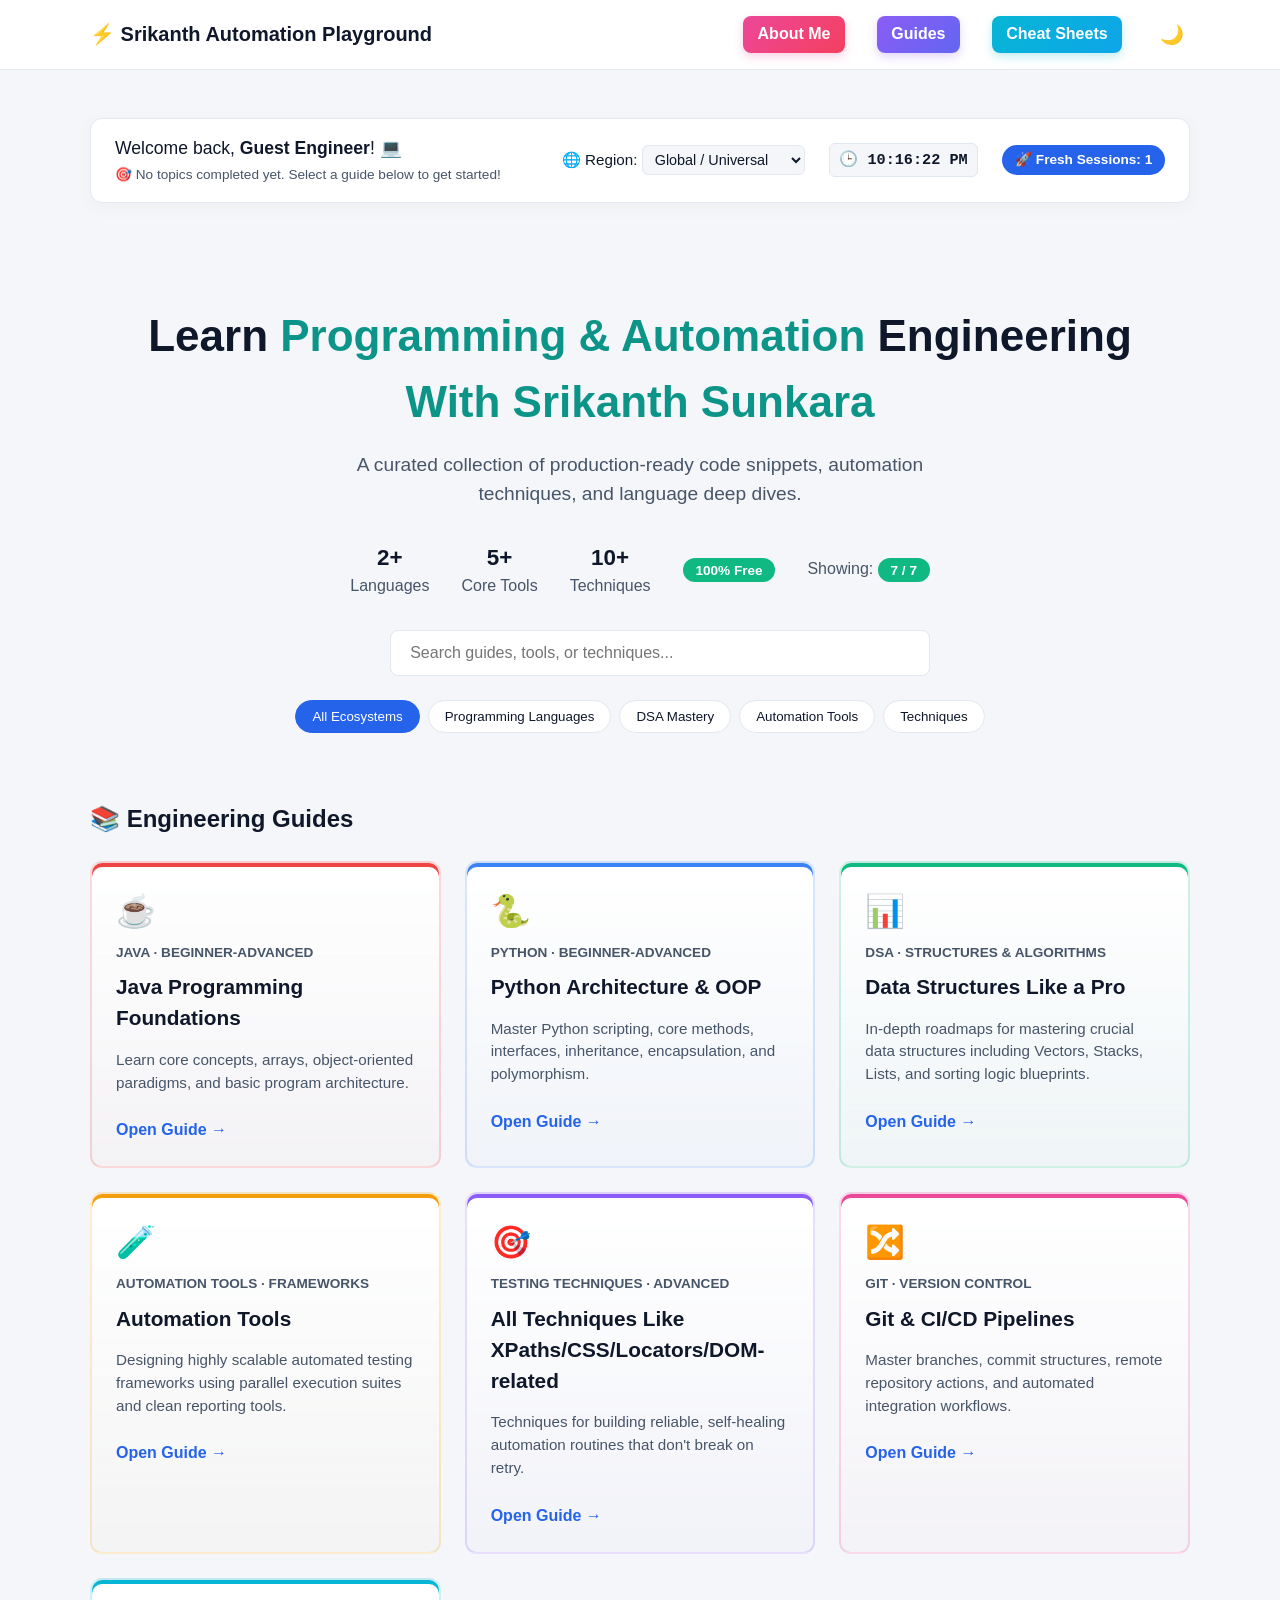
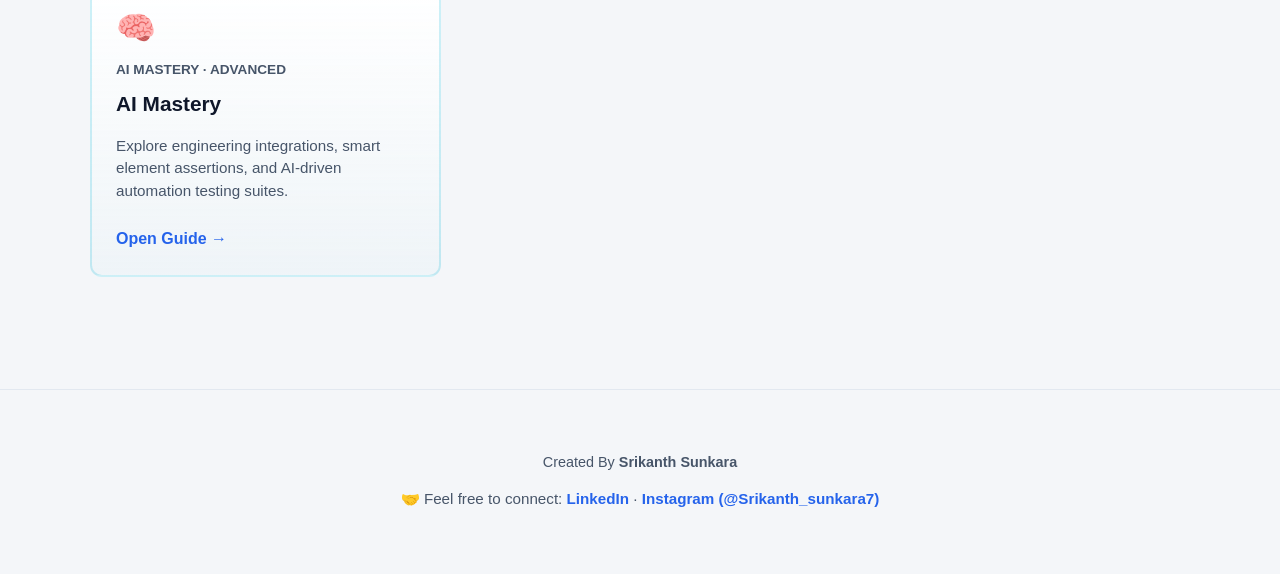
<file: index.html>
<!DOCTYPE html>
<html lang="en">
<head>
    <meta charset="UTF-8">
    <meta name="viewport" content="width=device-width, initial-scale=1.0">
    <title>Srikanth Learning Hub</title>
    <link rel="stylesheet" href="styles.css">
</head>
<body>

    <header>
        <nav class="nav-container">
            <a href="#" class="logo"><span>⚡</span> Srikanth Automation Playground</a>
            <div class="nav-links">
                <a href="#" id="about-me-trigger">About Me</a>
                <a href="#guides">Guides</a>
                <a href="#cheat-sheets">Cheat Sheets</a>
                <button id="theme-toggle" aria-label="Toggle Theme">🌙</button>
            </div>
        </nav>
    </header>

    <main class="container">

        <!-- Dynamic Session & User Customization Panel -->
        <section class="dynamic-widget">
            <div class="widget-user-profile" style="display: flex; align-items: center; gap: 1.25rem;">
                <!-- 👥 USER/READER PROFILE PICTURE SECTOR REMOVED -->
                <div>
                    <div id="welcome-message">Hello, Engineer! 👋</div>
                    <!-- 📘 PERSISTENT READER PROGRESS HISTORY TELEMETRY -->
                    <div id="reader-history-badge" style="font-size: 0.85rem; color: var(--text-muted); margin-top: 0.25rem;">
                        Checking your completion progress...
                    </div>
                </div>
            </div>

            <div class="widget-controls">
                <div class="control-item">
                    <label for="country-select">🌐 Region:</label>
                    <select id="country-select">
                        <option value="Global">Global / Universal</option>
                        <option value="India">🇮🇳 India</option>
                        <option value="United States">🇺🇸 United States</option>
                        <option value="United Kingdom">🇬🇧 United Kingdom</option>
                        <option value="Germany">🇩🇪 Germany</option>
                        <option value="Singapore">🇸🇬 Singapore</option>
                    </select>
                </div>
                <div class="control-item font-mono" id="live-clock">
                    🕒 00:00:00 AM
                </div>
                <div class="control-item session-pill">
                    🚀 Fresh Sessions: <span id="session-count">0</span>
                </div>
            </div>
        </section>

        <!-- Hero Section -->
        <section class="hero">
            <h1>Learn <em>Programming & Automation</em> Engineering <em>With Srikanth Sunkara</em></h1>
            <p>A curated collection of production-ready code snippets, automation techniques, and language deep dives.</p>

            <!-- Quick Repo Metrics Bar -->
            <div class="repo-metrics-bar">
                <div class="metric-item"><strong>2+</strong> <span>Languages</span></div>
                <div class="metric-item"><strong>5+</strong> <span>Core Tools</span></div>
                <div class="metric-item"><strong>10+</strong> <span>Techniques</span></div>
                <div class="metric-item active-pill"><span>100% Free</span></div>
            </div>

            <div class="search-wrapper" style="position: relative; max-width: 500px; margin: 0 auto 1.5rem;">
                <input type="text" id="search-bar" placeholder="Search guides, tools, or techniques..." style="width: 100%; margin-bottom: 0;">
                <button id="clear-search" style="position: absolute; right: 12px; top: 50%; transform: translateY(-50%); background: none; border: none; cursor: pointer; display: none; font-size: 1.1rem; color: var(--text-muted);">✕</button>
            </div>

            <div class="filter-buttons" style="flex-wrap: wrap; row-gap: 0.5rem;">
                <button class="filter-btn active" data-filter="all">All Ecosystems</button>
                <button class="filter-btn" data-filter="languages">Programming Languages</button>
                <button class="filter-btn" data-filter="dsa">DSA Mastery</button>
                <button class="filter-btn" data-filter="tools">Automation Tools</button>
                <button class="filter-btn" data-filter="techniques">Techniques</button>
            </div>
        </section>

        <!-- Guides Grid -->
        <section id="guides" class="grid-section">
            <h2>📚 Engineering Guides</h2>
            <div class="grid" id="guides-grid">

                <!-- Card 1: Java -->
                <div class="card" data-category="languages">
                    <div class="card-icon">☕</div>
                    <div class="card-meta"><span>Java</span> &middot; <span>Beginner-Advanced</span></div>
                    <h3>Java Programming Foundations</h3>
                    <p>Learn core concepts, arrays, object-oriented paradigms, and basic program architecture.</p>
                    <a href="./guides/java-dsa.html" class="card-link">Open Guide →</a>
                </div>

                <!-- Card 2: Python -->
                <div class="card" data-category="languages">
                    <div class="card-icon">🐍</div>
                    <div class="card-meta"><span>Python</span> &middot; <span>Beginner-Advanced</span></div>
                    <h3>Python Architecture & OOP</h3>
                    <p>Master Python scripting, core methods, interfaces, inheritance, encapsulation, and polymorphism.</p>
                    <a href="./guides/python-core.html" class="card-link">Open Guide →</a>
                </div>

                <!-- Card 3: DSA Mastery -->
                <div class="card" data-category="dsa">
                    <div class="card-icon">📊</div>
                    <div class="card-meta"><span>DSA</span> &middot; <span>Structures & Algorithms</span></div>
                    <h3>Data Structures Like a Pro</h3>
                    <p>In-depth roadmaps for mastering crucial data structures including Vectors, Stacks, Lists, and sorting logic blueprints.</p>
                    <a href="./guides/dsa-mastery.html" class="card-link">Open Guide →</a>
                </div>

                <!-- Card 4: Automation Tools -->
                <div class="card" data-category="tools">
                    <div class="card-icon">🧪</div>
                    <div class="card-meta"><span>Automation Tools</span> &middot; <span>Frameworks</span></div>
                    <h3>Automation Tools</h3>
                    <p>Designing highly scalable automated testing frameworks using parallel execution suites and clean reporting tools.</p>
                    <a href="./guides/automation-frameworks.html" class="card-link">Open Guide →</a>
                </div>

                <!-- Card 5: Techniques -->
                <div class="card" data-category="techniques">
                    <div class="card-icon">🎯</div>
                    <div class="card-meta"><span>Testing Techniques</span> &middot; <span>Advanced</span></div>
                    <h3>All Techniques Like XPaths/CSS/Locators/DOM-related</h3>
                    <p>Techniques for building reliable, self-healing automation routines that don't break on retry.</p>
                    <a href="./guides/idempotent-automation.html" class="card-link">Open Guide →</a>
                </div>

                <!-- Card 6: GIT -->
                <div class="card" data-category="techniques">
                    <div class="card-icon">🔀</div>
                    <div class="card-meta"><span>Git</span> &middot; <span>Version Control</span></div>
                    <h3>Git & CI/CD Pipelines</h3>
                    <p>Master branches, commit structures, remote repository actions, and automated integration workflows.</p>
                    <a href="./guides/GIT.html" class="card-link">Open Guide →</a>
                </div>

                <!-- Card 7: AI -->
                <div class="card" data-category="techniques">
                    <div class="card-icon">🧠</div>
                    <div class="card-meta"><span>AI Mastery</span> &middot; <span>Advanced</span></div>
                    <h3>AI Mastery</h3>
                    <p>Explore engineering integrations, smart element assertions, and AI-driven automation testing suites.</p>
                    <a href="./guides/AI.html" class="card-link">Open Guide →</a>
                </div>

            </div>
        </section>
    </main>

    <!-- --- About Me Modal Pop-up Structure --- -->
    <div class="modal-overlay" id="about-modal">
        <div class="modal-card">
            <button class="modal-close" id="modal-close-x" aria-label="Close modal">✕</button>
            <div class="modal-header" style="display: flex; align-items: center; gap: 1.5rem;">
                <!-- 🖼️ SRIKANTH SUNKARA (AUTHOR) PROFILE PICTURE COMPONENT LAYER -->
                <div class="profile-pic-container" style="position: relative; flex-shrink: 0;">
                    <div class="avatar-preview-wrapper" style="width: 80px; height: 80px; border-radius: 50%; border: 3px solid var(--accent); background: var(--bg-color); padding: 2px;">
                        <img id="profile-avatar" src="srikanth.jpeg" alt="Srikanth Sunkara Profile Pic" style="width: 100%; height: 100%; object-fit: cover; border-radius: 50%; display: block;">
<!--                        <label for="avatar-file-input" class="upload-overlay-badge" title="Upload New Photo" style="position: absolute; bottom: 0; right: 0; background: linear-gradient(135deg, #2563eb, #8b5cf6); color: white; width: 24px; height: 24px; border-radius: 50%; display: flex; align-items: center; justify-content: center; font-size: 0.75rem; cursor: pointer; box-shadow: 0 2px 5px rgba(0,0,0,0.2);">📸</label>-->
                    </div>
                    <input type="file" id="avatar-file-input" accept="image/*" style="display: none;">
                </div>
                <div>
                    <h2>Srikanth Sunkara</h2>
                    <p>Engineering Lead - Automation</p>
                </div>
            </div>
            <div class="modal-body">
                <p>Hi, I am <strong>Srikanth Sunkara</strong>. I design highly reliable, self-healing validation frameworks and scale test automation infrastructure from the ground up.</p>
                <ul>
                    <li>🚀 <strong>Engineering Lead (Automation):</strong> Currently leading strategic QA architecture initiatives, optimizing test practices, and guiding automation roadmaps.</li>
                    <li>🏥 <strong>Senior Software Engineer @ CitiusTech (2 Years):</strong> Architected scalable end-to-end framework layers, specializing in complex enterprise workflows and deep technical coverage.</li>
                    <li>📦 <strong>SDET @ Darwinbox (1 Year):</strong> Spearheaded robust test suites and functional components for highly scalable, cloud-native product ecosystems.</li>
                    <li>🔍 <strong>Jr. Test Engineer @ Avontix (2 Years):</strong> Cultivated core functional verification skills, framework structures, and root-cause analysis fundamentals.</li>
                    <li>🛠️ <strong>Deep Automation Stack:</strong> Production experience building and scaling framework solutions across <strong>Java</strong> and <strong>Python</strong> paired with <strong>Selenium</strong> and <strong>Playwright</strong>.</li>
                </ul>
            </div>
            <div class="modal-footer">
                <button class="btn-close-modal" id="modal-close-btn">Awesome!</button>
            </div>
        </div>
    </div>

    <button id="back-to-top" title="Go to top" style="position: fixed; bottom: 25px; right: 25px; display: none; background: var(--accent); color: white; border: none; padding: 10px 14px; border-radius: 50%; font-size: 1.2rem; cursor: pointer; z-index: 99; box-shadow: 0 4px 6px rgba(0,0,0,0.15); transition: opacity 0.3s;">▲</button>

    <footer>
        <div class="footer-content">
            <p>Created By <strong>Srikanth Sunkara</strong></p>
            <p class="footer-connect">
                🤝 Feel free to connect:
                <a href="https://www.linkedin.com/in/srikanth-sunkara7/" target="_blank" rel="noopener noreferrer" class="social-link">LinkedIn</a> &middot;
                <a href="https://www.instagram.com/Srikanth_sunkara7" target="_blank" rel="noopener noreferrer" class="social-link">Instagram (@Srikanth_sunkara7)</a>
            </p>
        </div>
    </footer>

    <script src="main.js"></script>
</body>
</html>
</file>
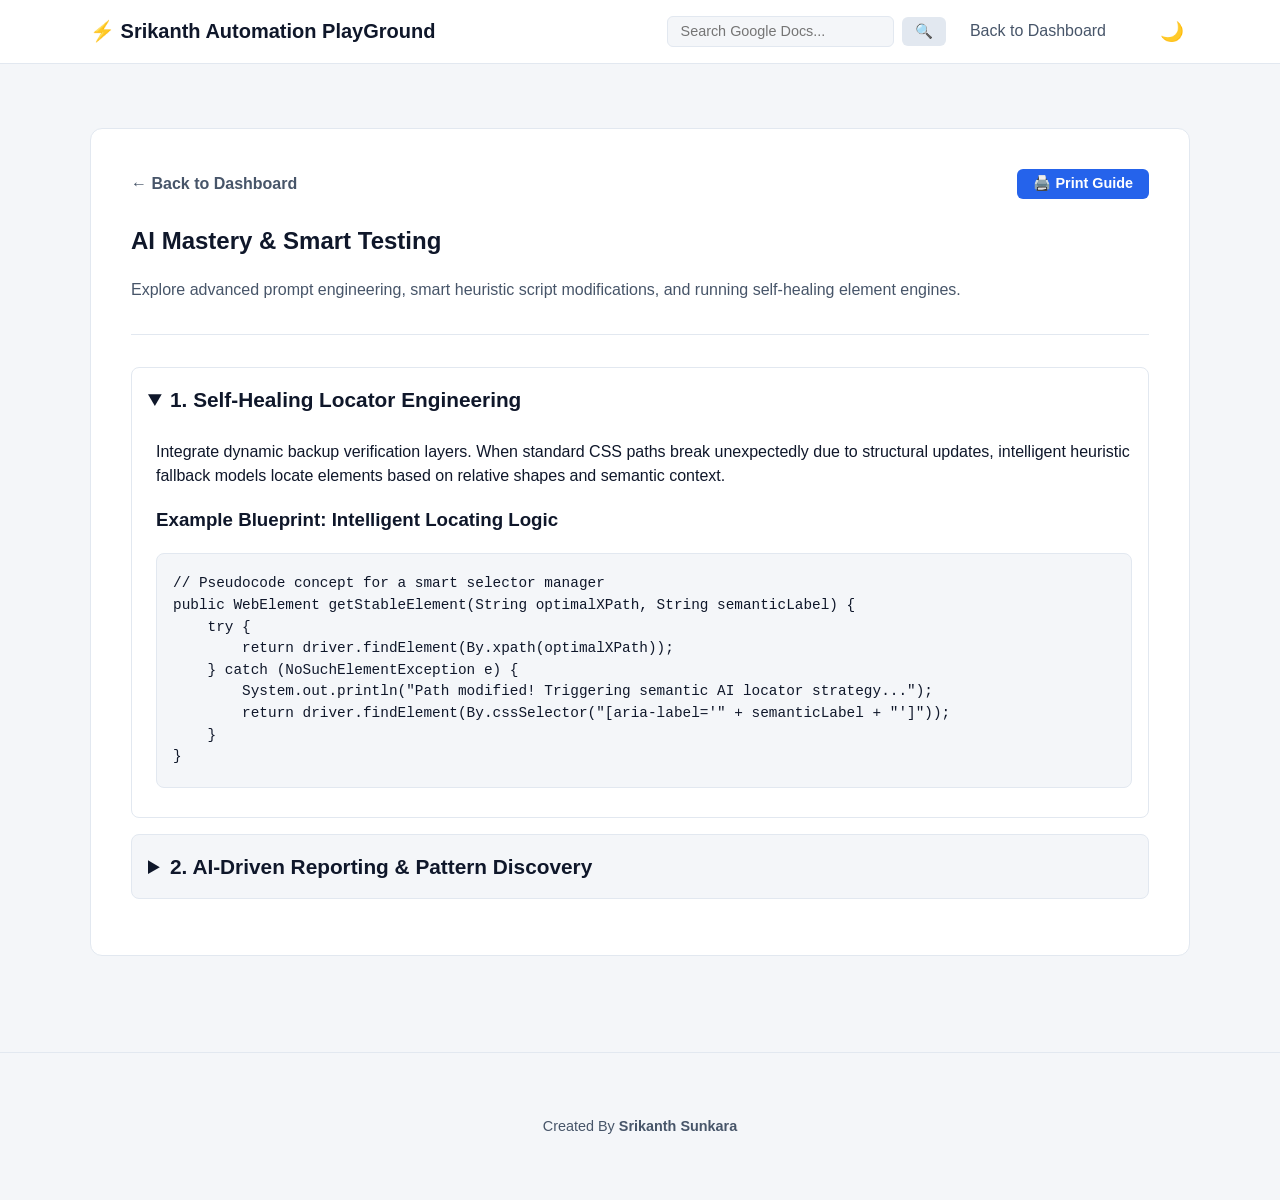
<file: guides/AI.html>
<!DOCTYPE html>
<html lang="en">
<head>
    <meta charset="UTF-8">
    <meta name="viewport" content="width=device-width, initial-scale=1.0">
    <title>AI Mastery - Srikanth Hub</title>
    <!-- Links back to your main styles one folder up -->
    <link rel="stylesheet" href="../styles.css">
    <style>
        .guide-content {
            background: var(--card-bg);
            border: 1px solid var(--border-color);
            border-radius: 12px;
            padding: 2.5rem;
            margin-top: 2rem;
        }
        .action-bar {
            display: flex;
            justify-content: space-between;
            align-items: center;
            margin-bottom: 1.5rem;
            flex-wrap: wrap;
            gap: 1rem;
        }
        .back-btn {
            color: var(--text-muted);
            text-decoration: none;
            font-weight: 600;
        }
        .back-btn:hover {
            color: var(--accent);
        }
        .print-btn {
            background: var(--accent);
            color: white;
            border: none;
            padding: 0.4rem 1rem;
            border-radius: 6px;
            cursor: pointer;
            font-weight: 600;
            font-size: 0.9rem;
        }
        .print-btn:hover {
            background: var(--accent-hover);
        }

        /* Google Search Widget Styling */
        .search-box-widget {
            display: flex;
            align-items: center;
            gap: 0.5rem;
        }
        .search-box-widget input {
            background: var(--bg-color);
            border: 1px solid var(--border-color);
            color: var(--text-main);
            padding: 0.4rem 0.8rem;
            border-radius: 6px;
            font-size: 0.9rem;
            width: 200px;
        }
        .search-box-widget button {
            background: var(--border-color);
            color: var(--text-main);
            border: none;
            padding: 0.4rem 0.8rem;
            border-radius: 6px;
            cursor: pointer;
            font-weight: 600;
            font-size: 0.9rem;
        }

        pre {
            background: var(--bg-color);
            border: 1px solid var(--border-color);
            padding: 1rem;
            border-radius: 8px;
            overflow-x: auto;
            font-family: monospace;
        }
        code {
            color: #ef4444;
        }
        [data-theme="dark"] code {
            color: #fca5a5;
        }

        /* Dropdown Wrapper Styling */
        details.topic-wrapper {
            background: var(--bg-color);
            border: 1px solid var(--border-color);
            border-radius: 8px;
            margin-bottom: 1rem;
            padding: 0.5rem 1rem;
            transition: background 0.2s ease;
        }
        details.topic-wrapper[open] {
            background: var(--card-bg);
            padding-bottom: 1rem;
        }
        summary.topic-header {
            font-size: 1.3rem;
            font-weight: bold;
            padding: 0.5rem 0;
            cursor: pointer;
            outline: none;
            user-select: none;
            color: var(--text-main);
        }
        .topic-body {
            margin-top: 1rem;
            padding-left: 0.5rem;
        }

        /* Hide dynamic utilities gracefully during print output executions */
        @media print {
            header, .action-bar, footer, #theme-toggle, summary::-webkit-details-marker {
                display: none !important;
            }
            .guide-content {
                border: none !important;
                padding: 0 !important;
            }
            details.topic-wrapper {
                background: none !important;
                border: none !important;
                padding: 0 !important;
            }
            details.topic-wrapper:not([open]) {
                display: block !important;
            }
        }
    </style>
</head>
<body>

    <header>
        <nav class="nav-container">
            <a href="../index.html" class="logo"><span>⚡</span> Srikanth Automation PlayGround</a>
            <div class="nav-links" style="display: flex; align-items: center; gap: 1.5rem;">
                <form action="https://www.google.com/search" method="get" target="_blank" class="search-box-widget">
                    <input type="text" name="q" placeholder="Search Google Docs...">
                    <button type="submit">🔍</button>
                </form>
                <a href="../index.html#guides">Back to Dashboard</a>
                <button id="theme-toggle" aria-label="Toggle Theme">🌙</button>
            </div>
        </nav>
    </header>

    <main class="container">
        <article class="guide-content">

            <div class="action-bar">
                <a href="../index.html" class="back-btn">← Back to Dashboard</a>
                <button onclick="window.print()" class="print-btn">🖨️ Print Guide</button>
            </div>

            <h1>AI Mastery & Smart Testing</h1>
            <p style="color: var(--text-muted);">Explore advanced prompt engineering, smart heuristic script modifications, and running self-healing element engines.</p>

            <hr style="border: 0; border-top: 1px solid var(--border-color); margin: 2rem 0;">

            <!-- Topic 1 Wrapper -->
            <details class="topic-wrapper" open>
                <summary class="topic-header">1. Self-Healing Locator Engineering</summary>
                <div class="topic-body">
                    <p>Integrate dynamic backup verification layers. When standard CSS paths break unexpectedly due to structural updates, intelligent heuristic fallback models locate elements based on relative shapes and semantic context.</p>

                    <h3>Example Blueprint: Intelligent Locating Logic</h3>
                    <pre><code>// Pseudocode concept for a smart selector manager
public WebElement getStableElement(String optimalXPath, String semanticLabel) {
    try {
        return driver.findElement(By.xpath(optimalXPath));
    } catch (NoSuchElementException e) {
        System.out.println("Path modified! Triggering semantic AI locator strategy...");
        return driver.findElement(By.cssSelector("[aria-label='" + semanticLabel + "']"));
    }
}</code></pre>
                </div>
            </details>

            <!-- Topic 2 Wrapper -->
            <details class="topic-wrapper">
                <summary class="topic-header">2. AI-Driven Reporting & Pattern Discovery</summary>
                <div class="topic-body">
                    <p>Utilize runtime log grouping algorithms to analyze high-volume dashboard outputs. Quickly distinguish actual configuration bugs from minor system timeouts or network fluctuations.</p>
                </div>
            </details>

        </article>
    </main>

    <footer>
        <p>Created By <strong>Srikanth Sunkara</strong></p>
    </footer>

    <script>
        document.addEventListener('DOMContentLoaded', () => {
            const themeToggle = document.getElementById('theme-toggle');
            const currentTheme = localStorage.getItem('theme') || 'light';

            if (currentTheme === 'dark') {
                document.documentElement.setAttribute('data-theme', 'dark');
                themeToggle.textContent = '☀️';
            }

            themeToggle.addEventListener('click', () => {
                let theme = document.documentElement.getAttribute('data-theme');
                if (theme === 'dark') {
                    document.documentElement.removeAttribute('data-theme');
                    localStorage.setItem('theme', 'light');
                    themeToggle.textContent = '🌙';
                } else {
                    document.documentElement.setAttribute('data-theme', 'dark');
                    localStorage.setItem('theme', 'dark');
                    themeToggle.textContent = '☀️';
                }
            });
        });
    </script>
</body>
</html>
</file>
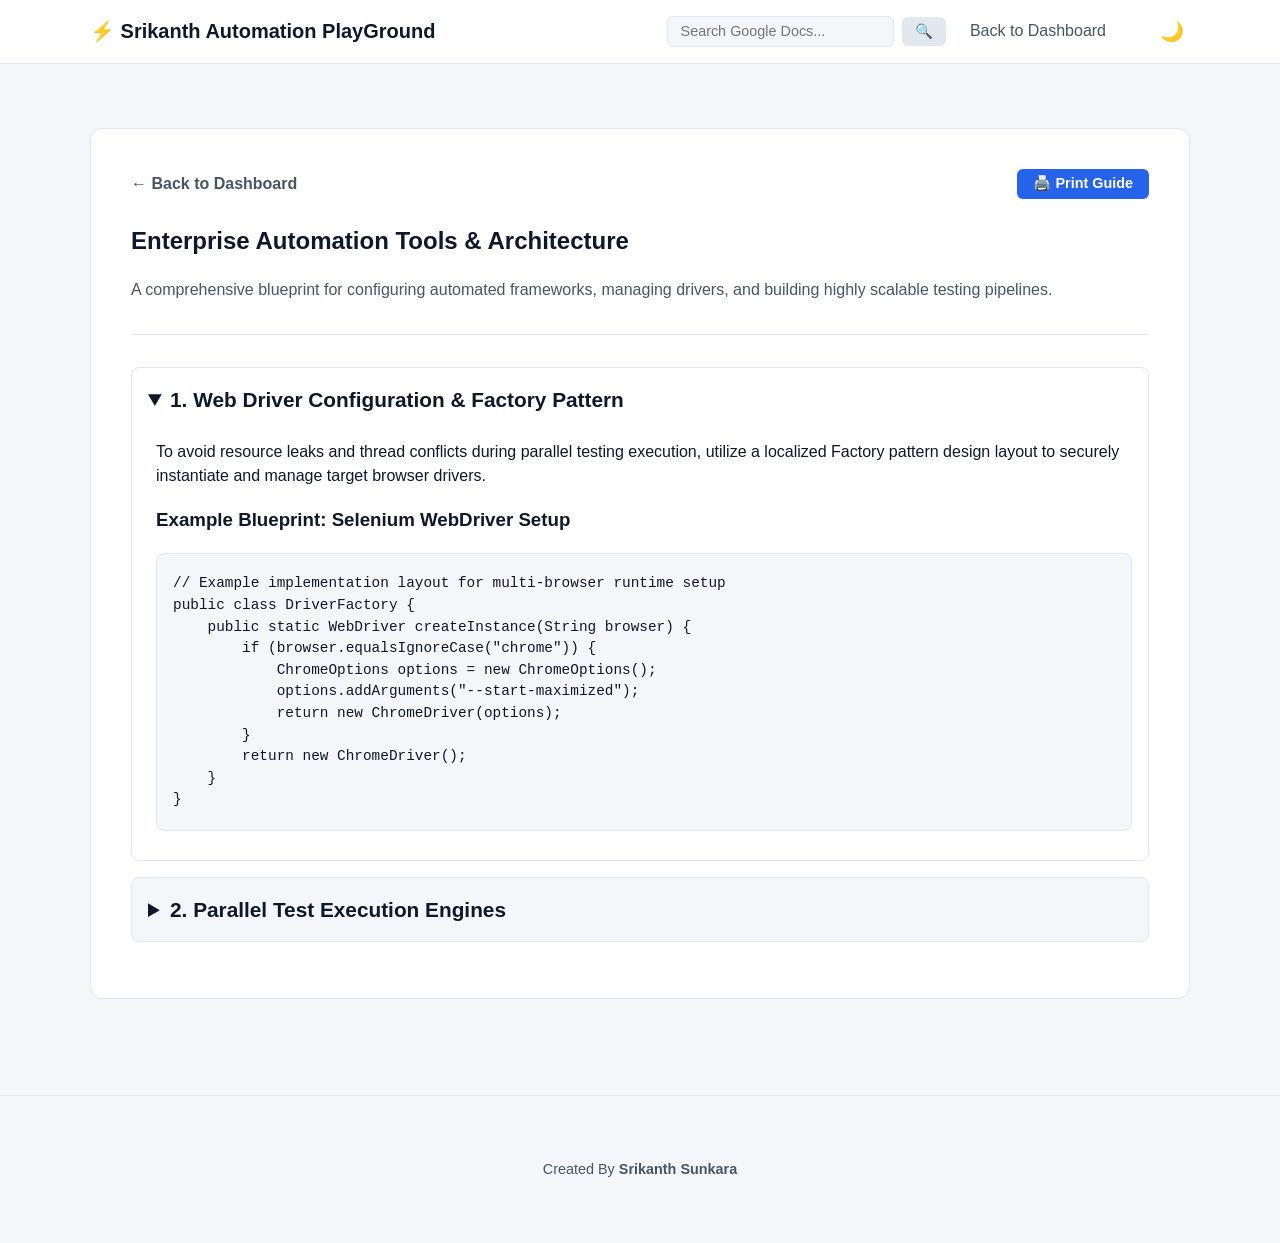
<file: guides/automation-frameworks.html>
<!DOCTYPE html>
<html lang="en">
<head>
    <meta charset="UTF-8">
    <meta name="viewport" content="width=device-width, initial-scale=1.0">
    <title>Automation Tools & Frameworks - Srikanth Hub</title>
    <!-- Links back to your main styles one folder up -->
    <link rel="stylesheet" href="../styles.css">
    <style>
        .guide-content {
            background: var(--card-bg);
            border: 1px solid var(--border-color);
            border-radius: 12px;
            padding: 2.5rem;
            margin-top: 2rem;
        }
        .action-bar {
            display: flex;
            justify-content: space-between;
            align-items: center;
            margin-bottom: 1.5rem;
            flex-wrap: wrap;
            gap: 1rem;
        }
        .back-btn {
            color: var(--text-muted);
            text-decoration: none;
            font-weight: 600;
        }
        .back-btn:hover {
            color: var(--accent);
        }
        .print-btn {
            background: var(--accent);
            color: white;
            border: none;
            padding: 0.4rem 1rem;
            border-radius: 6px;
            cursor: pointer;
            font-weight: 600;
            font-size: 0.9rem;
        }
        .print-btn:hover {
            background: var(--accent-hover);
        }

        /* Google Search Widget Styling */
        .search-box-widget {
            display: flex;
            align-items: center;
            gap: 0.5rem;
        }
        .search-box-widget input {
            background: var(--bg-color);
            border: 1px solid var(--border-color);
            color: var(--text-main);
            padding: 0.4rem 0.8rem;
            border-radius: 6px;
            font-size: 0.9rem;
            width: 200px;
        }
        .search-box-widget button {
            background: var(--border-color);
            color: var(--text-main);
            border: none;
            padding: 0.4rem 0.8rem;
            border-radius: 6px;
            cursor: pointer;
            font-weight: 600;
            font-size: 0.9rem;
        }

        pre {
            background: var(--bg-color);
            border: 1px solid var(--border-color);
            padding: 1rem;
            border-radius: 8px;
            overflow-x: auto;
            font-family: monospace;
        }
        code {
            color: #ef4444;
        }
        [data-theme="dark"] code {
            color: #fca5a5;
        }

        /* Dropdown Wrapper Styling */
        details.topic-wrapper {
            background: var(--bg-color);
            border: 1px solid var(--border-color);
            border-radius: 8px;
            margin-bottom: 1rem;
            padding: 0.5rem 1rem;
            transition: background 0.2s ease;
        }
        details.topic-wrapper[open] {
            background: var(--card-bg);
            padding-bottom: 1rem;
        }
        summary.topic-header {
            font-size: 1.3rem;
            font-weight: bold;
            padding: 0.5rem 0;
            cursor: pointer;
            outline: none;
            user-select: none;
            color: var(--text-main);
        }
        .topic-body {
            margin-top: 1rem;
            padding-left: 0.5rem;
        }

        /* Hide dynamic utilities gracefully during print output executions */
        @media print {
            header, .action-bar, footer, #theme-toggle, summary::-webkit-details-marker {
                display: none !important;
            }
            .guide-content {
                border: none !important;
                padding: 0 !important;
            }
            details.topic-wrapper {
                background: none !important;
                border: none !important;
                padding: 0 !important;
            }
            details.topic-wrapper:not([open]) {
                display: block !important;
            }
        }
    </style>
</head>
<body>

    <header>
        <nav class="nav-container">
            <a href="../index.html" class="logo"><span>⚡</span> Srikanth Automation PlayGround</a>
            <div class="nav-links" style="display: flex; align-items: center; gap: 1.5rem;">
                <form action="https://www.google.com/search" method="get" target="_blank" class="search-box-widget">
                    <input type="text" name="q" placeholder="Search Google Docs...">
                    <button type="submit">🔍</button>
                </form>
                <a href="../index.html#guides">Back to Dashboard</a>
                <button id="theme-toggle" aria-label="Toggle Theme">🌙</button>
            </div>
        </nav>
    </header>

    <main class="container">
        <article class="guide-content">

            <div class="action-bar">
                <a href="../index.html" class="back-btn">← Back to Dashboard</a>
                <button onclick="window.print()" class="print-btn">🖨️ Print Guide</button>
            </div>

            <h1>Enterprise Automation Tools & Architecture</h1>
            <p style="color: var(--text-muted);">A comprehensive blueprint for configuring automated frameworks, managing drivers, and building highly scalable testing pipelines.</p>

            <hr style="border: 0; border-top: 1px solid var(--border-color); margin: 2rem 0;">

            <!-- Topic 1 Wrapper -->
            <details class="topic-wrapper" open>
                <summary class="topic-header">1. Web Driver Configuration & Factory Pattern</summary>
                <div class="topic-body">
                    <p>To avoid resource leaks and thread conflicts during parallel testing execution, utilize a localized Factory pattern design layout to securely instantiate and manage target browser drivers.</p>

                    <h3>Example Blueprint: Selenium WebDriver Setup</h3>
                    <pre><code>// Example implementation layout for multi-browser runtime setup
public class DriverFactory {
    public static WebDriver createInstance(String browser) {
        if (browser.equalsIgnoreCase("chrome")) {
            ChromeOptions options = new ChromeOptions();
            options.addArguments("--start-maximized");
            return new ChromeDriver(options);
        }
        return new ChromeDriver();
    }
}</code></pre>
                </div>
            </details>

            <!-- Topic 2 Wrapper -->
            <details class="topic-wrapper">
                <summary class="topic-header">2. Parallel Test Execution Engines</summary>
                <div class="topic-body">
                    <p>Configure advanced testing frameworks (like TestNG suites or PyTest setups) to isolate thread contexts. This significantly minimizes end-to-end execution times across wide pipeline distributions.</p>

                    <h3>Example Blueprint: TestNG Xml Thread Suite Layout</h3>
                    <pre><code>&lt;suite name="Parallel Suite" parallel="tests" thread-count="4"&gt;
    &lt;test name="Regression Assertions"&gt;
        &lt;classes&gt;
            &lt;class name="com.playground.tests.LoginTest"/&gt;
        &lt;/classes&gt;
    &lt;/test&gt;
&lt;/suite&gt;</code></pre>
                </div>
            </details>

        </article>
    </main>

    <footer>
        <p>Created By <strong>Srikanth Sunkara</strong></p>
    </footer>

    <script>
        document.addEventListener('DOMContentLoaded', () => {
            const themeToggle = document.getElementById('theme-toggle');
            const currentTheme = localStorage.getItem('theme') || 'light';

            if (currentTheme === 'dark') {
                document.documentElement.setAttribute('data-theme', 'dark');
                themeToggle.textContent = '☀️';
            }

            themeToggle.addEventListener('click', () => {
                let theme = document.documentElement.getAttribute('data-theme');
                if (theme === 'dark') {
                    document.documentElement.removeAttribute('data-theme');
                    localStorage.setItem('theme', 'light');
                    themeToggle.textContent = '🌙';
                } else {
                    document.documentElement.setAttribute('data-theme', 'dark');
                    localStorage.setItem('theme', 'dark');
                    themeToggle.textContent = '☀️';
                }
            });
        });
    </script>
</body>
</html>
</file>
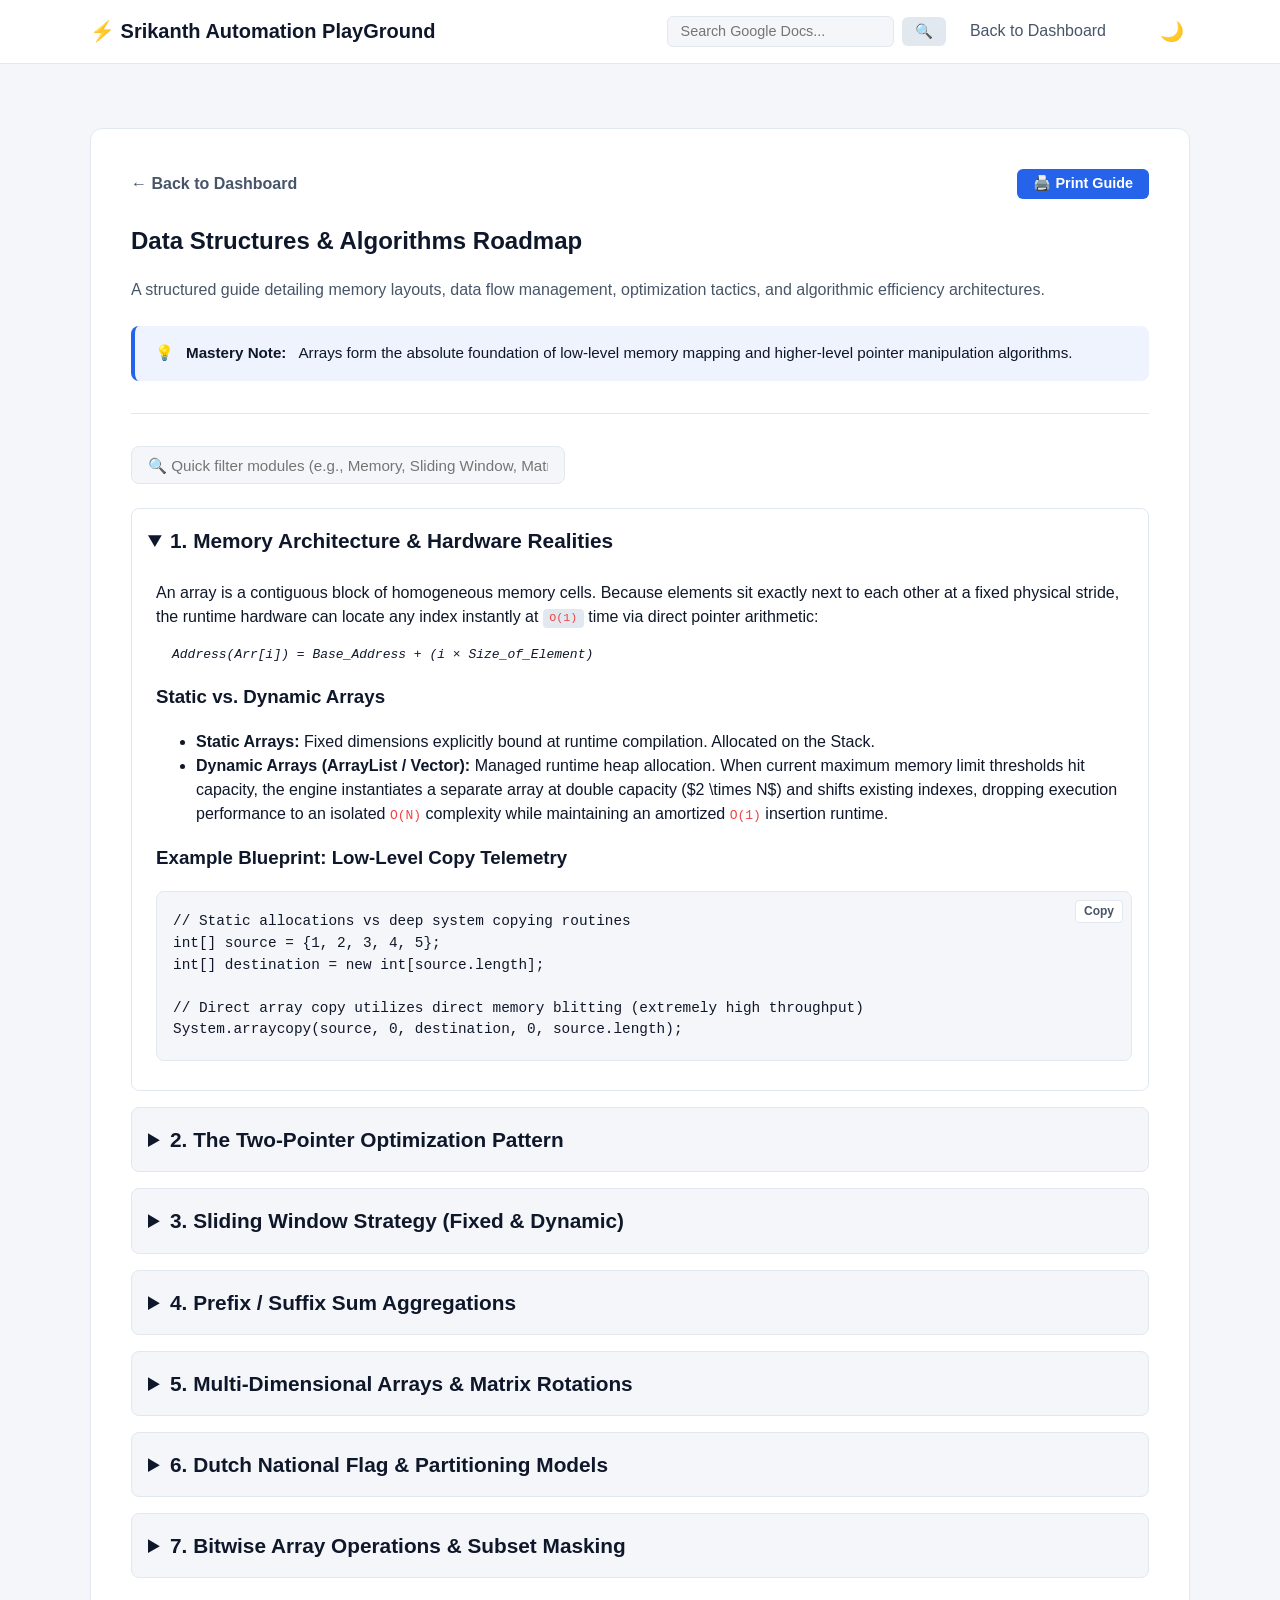
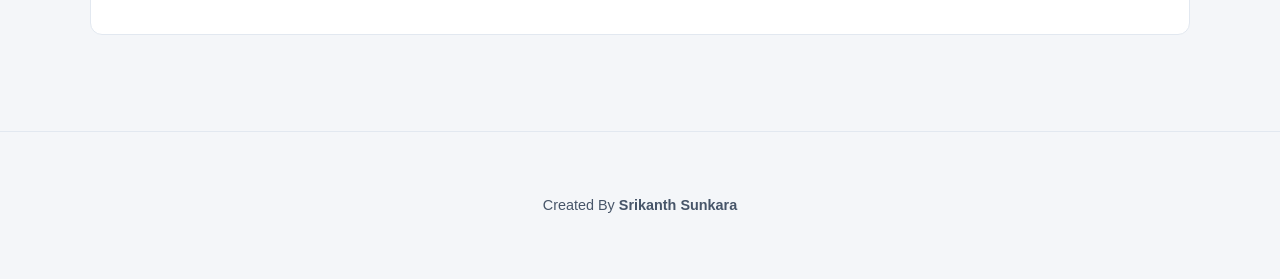
<file: guides/dsa-mastery.html>
<!DOCTYPE html>
<html lang="en">
<head>
    <meta charset="UTF-8">
    <meta name="viewport" content="width=device-width, initial-scale=1.0">
    <title>DSA Mastery - Srikanth Hub</title>
    <!-- Links back to your main styles one folder up -->
    <link rel="stylesheet" href="../styles.css">
    <style>
        .guide-content {
            background: var(--card-bg);
            border: 1px solid var(--border-color);
            border-radius: 12px;
            padding: 2.5rem;
            margin-top: 2rem;
        }
        .action-bar {
            display: flex;
            justify-content: space-between;
            align-items: center;
            margin-bottom: 1.5rem;
            flex-wrap: wrap;
            gap: 1rem;
        }
        .back-btn {
            color: var(--text-muted);
            text-decoration: none;
            font-weight: 600;
        }
        .back-btn:hover {
            color: var(--accent);
        }
        .print-btn {
            background: var(--accent);
            color: white;
            border: none;
            padding: 0.4rem 1rem;
            border-radius: 6px;
            cursor: pointer;
            font-weight: 600;
            font-size: 0.9rem;
        }
        .print-btn:hover {
            background: var(--accent-hover);
        }

        /* Google Search Widget Styling */
        .search-box-widget {
            display: flex;
            align-items: center;
            gap: 0.5rem;
        }
        .search-box-widget input {
            background: var(--bg-color);
            border: 1px solid var(--border-color);
            color: var(--text-main);
            padding: 0.4rem 0.8rem;
            border-radius: 6px;
            font-size: 0.9rem;
            width: 200px;
        }
        .search-box-widget button {
            background: var(--border-color);
            color: var(--text-main);
            border: none;
            padding: 0.4rem 0.8rem;
            border-radius: 6px;
            cursor: pointer;
            font-weight: 600;
            font-size: 0.9rem;
        }

        /* local filter input box framework alignment */
        .local-filter-wrapper {
            margin-bottom: 1.5rem;
            width: 100%;
        }
        .local-filter-input {
            width: 100%;
            max-width: 400px;
            background: var(--bg-color);
            border: 1px solid var(--border-color);
            color: var(--text-main);
            padding: 0.6rem 1rem;
            border-radius: 8px;
            font-size: 0.95rem;
        }

        pre {
            background: var(--bg-color);
            border: 1px solid var(--border-color);
            padding: 1rem;
            border-radius: 8px;
            overflow-x: auto;
            font-family: monospace;
            position: relative; /* Context parent container for absolute copy button positioning */
        }
        code {
            color: #ef4444;
        }
        [data-theme="dark"] code {
            color: #fca5a5;
        }

        /* Copy Button injection styling hooks */
        .copy-code-btn {
            position: absolute;
            top: 0.5rem;
            right: 0.5rem;
            background: var(--card-bg);
            border: 1px solid var(--border-color);
            color: var(--text-muted);
            padding: 0.2rem 0.5rem;
            border-radius: 4px;
            cursor: pointer;
            font-size: 0.75rem;
            font-weight: 600;
            transition: all 0.2s ease;
        }
        .copy-code-btn:hover {
            color: var(--accent);
            border-color: var(--accent);
        }

        /* Dropdown Wrapper Styling */
        details.topic-wrapper {
            background: var(--bg-color);
            border: 1px solid var(--border-color);
            border-radius: 8px;
            margin-bottom: 1rem;
            padding: 0.5rem 1rem;
            transition: background 0.2s ease;
        }
        details.topic-wrapper[open] {
            background: var(--card-bg);
            padding-bottom: 1rem;
        }
        summary.topic-header {
            font-size: 1.3rem;
            font-weight: bold;
            padding: 0.5rem 0;
            cursor: pointer;
            outline: none;
            user-select: none;
            color: var(--text-main);
        }
        .topic-body {
            margin-top: 1rem;
            padding-left: 0.5rem;
        }

        /* Hide dynamic utilities gracefully during print output executions */
        @media print {
            header, .action-bar, .local-filter-wrapper, .copy-code-btn, footer, #theme-toggle, summary::-webkit-details-marker {
                display: none !important;
            }
            .guide-content {
                border: none !important;
                padding: 0 !important;
            }
            details.topic-wrapper {
                background: none !important;
                border: none !important;
                padding: 0 !important;
            }
            details.topic-wrapper:not([open]) {
                display: block !important;
            }
        }
    </style>
</head>
<body>

    <header>
        <nav class="nav-container">
            <a href="../index.html" class="logo"><span>⚡</span> Srikanth Automation PlayGround</a>
            <div class="nav-links" style="display: flex; align-items: center; gap: 1.5rem;">
                <form action="https://www.google.com/search" method="get" target="_blank" class="search-box-widget">
                    <input type="text" name="q" placeholder="Search Google Docs...">
                    <button type="submit">🔍</button>
                </form>
                <a href="../index.html#guides">Back to Dashboard</a>
                <button id="theme-toggle" aria-label="Toggle Theme">🌙</button>
            </div>
        </nav>
    </header>

    <main class="container">
        <article class="guide-content">

            <div class="action-bar">
                <a href="../index.html" class="back-btn">← Back to Dashboard</a>
                <button onclick="window.print()" class="print-btn">🖨️ Print Guide</button>
            </div>

            <h1>Data Structures & Algorithms Roadmap</h1>
            <p style="color: var(--text-muted);">A structured guide detailing memory layouts, data flow management, optimization tactics, and algorithmic efficiency architectures.</p>

            <div class="status-banner info">
                <span>💡</span> <strong>Mastery Note:</strong> Arrays form the absolute foundation of low-level memory mapping and higher-level pointer manipulation algorithms.
            </div>

            <hr style="border: 0; border-top: 1px solid var(--border-color); margin: 2rem 0;">

            <!-- In-Page Filtering Search Input Widget -->
            <div class="local-filter-wrapper">
                <input type="text" id="topic-search" class="local-filter-input" placeholder="🔍 Quick filter modules (e.g., Memory, Sliding Window, Matrix)...">
            </div>

            <!-- MODULE 1 -->
            <details class="topic-wrapper" open>
                <summary class="topic-header">1. Memory Architecture & Hardware Realities</summary>
                <div class="topic-body">
                    <p>An array is a contiguous block of homogeneous memory cells. Because elements sit exactly next to each other at a fixed physical stride, the runtime hardware can locate any index instantly at <code>O(1)</code> time via direct pointer arithmetic:</p>
                    <p style="padding-left: 1rem; font-style: italic; font-family: monospace;">Address(Arr[i]) = Base_Address + (i × Size_of_Element)</p>

                    <h3>Static vs. Dynamic Arrays</h3>
                    <ul>
                        <li><strong>Static Arrays:</strong> Fixed dimensions explicitly bound at runtime compilation. Allocated on the Stack.</li>
                        <li><strong>Dynamic Arrays (ArrayList / Vector):</strong> Managed runtime heap allocation. When current maximum memory limit thresholds hit capacity, the engine instantiates a separate array at double capacity ($2 \times N$) and shifts existing indexes, dropping execution performance to an isolated <code>O(N)</code> complexity while maintaining an amortized <code>O(1)</code> insertion runtime.</li>
                    </ul>

                    <h3>Example Blueprint: Low-Level Copy Telemetry</h3>
                    <pre><code>// Static allocations vs deep system copying routines
int[] source = {1, 2, 3, 4, 5};
int[] destination = new int[source.length];

// Direct array copy utilizes direct memory blitting (extremely high throughput)
System.arraycopy(source, 0, destination, 0, source.length);</code></pre>
                </div>
            </details>

            <!-- MODULE 2 -->
            <details class="topic-wrapper">
                <summary class="topic-header">2. The Two-Pointer Optimization Pattern</summary>
                <div class="topic-body">
                    <p>Instead of scaling poorly with nested iteration loops running at <code>O(N²)</code>, the two-pointer paradigm controls memory pointers tracking data configurations from both endpoints concurrently, converging linearly in <code>O(N)</code> time.</p>

                    <h3>Classic Implementations</h3>
                    <ul>
                        <li><strong>Opposite Directions:</strong> Shifting pointers inwards (e.g., Palindrome validation, Two-Sum on sorted inputs).</li>
                        <li><strong>Same Direction (Fast & Slow):</strong> Pointers moving at different velocities (e.g., De-duplicating arrays in-place).</li>
                    </ul>

                    <h3>Example Blueprint: Target Container Inversion</h3>
                    <pre><code>public void reverseInPlace(int[] nums) {
    int left = 0, right = nums.length - 1;
    while (left &lt; right) {
        int temp = nums[left];
        nums[left] = nums[right];
        nums[right] = temp;
        left++;
        right--;
    }
}</code></pre>
                </div>
            </details>

            <!-- MODULE 3 -->
            <details class="topic-wrapper">
                <summary class="topic-header">3. Sliding Window Strategy (Fixed & Dynamic)</summary>
                <div class="topic-body">
                    <p>The sliding window optimization transforms nested contiguous target tracking scans into linear calculations by maintaining a rolling metric range. Instead of re-evaluating internal array values from scratch at every step, the window updates dynamically by dropping elements exiting from the left tail and integrating incoming values on the right head.</p>

                    <h3>Example Blueprint: Dynamic Subarray Expansion Tracking</h3>
                    <pre><code>public int minSubArrayLen(int target, int[] nums) {
    int minLength = Integer.MAX_VALUE;
    int currentSum = 0;
    int left = 0;

    for (int right = 0; right &lt; nums.length; right++) {
        currentSum += nums[right];

        while (currentSum &gt;= target) {
            minLength = Math.min(minLength, right - left + 1);
            currentSum -= nums[left];
            left++;
        }
    }
    return minLength == Integer.MAX_VALUE ? 0 : minLength;
}</code></pre>
                </div>
            </details>

            <!-- MODULE 4 -->
            <details class="topic-wrapper">
                <summary class="topic-header">4. Prefix / Suffix Sum Aggregations</summary>
                <div class="topic-body">
                    <p>Prefix caching maps out progressive tracking transformations across data layers. By computing cumulative running computations over an input array beforehand, range sum requests drop from <code>O(N)</code> time to an immediate <code>O(1)</code> execution time by checking array offsets:</p>
                    <p style="padding-left: 1rem; font-style: italic; font-family: monospace;">Sum(L to R) = Prefix[R] - Prefix[L - 1]</p>

                    <h3>Example Blueprint: Pre-computed Range Lookup Evaluation</h3>
                    <pre><code>// Build cumulative range caching structures
int[] data = {3, 1, 4, 1, 5};
int[] prefix = new int[data.length];
prefix[0] = data[0];

for (int i = 1; i &lt; data.length; i++) {
    prefix[i] = prefix[i - 1] + data[i];
}
// Sum over range index 1 to 4 is evaluated instantly: prefix[4] - prefix[0]</code></pre>
                </div>
            </details>

            <!-- MODULE 5 -->
            <details class="topic-wrapper">
                <summary class="topic-header">5. Multi-Dimensional Arrays & Matrix Rotations</summary>
                <div class="topic-body">
                    <p>Multi-dimensional matrices are mapped onto flat sequential system memory blocks using either Row-Major ordering (storing rows sequentially) or Column-Major ordering layouts.</p>

                    <h3>In-Place Matrix Transposition Trick</h3>
                    <p>To rotate a square matrix 90 degrees clockwise without allocating extra workspace memory: <strong>Transpose the matrix</strong> (swap coordinate values across the main diagonal: <code>matrix[i][j]</code> with <code>matrix[j][i]</code>) and then <strong>reverse each individual row</strong>.</p>

                    <h3>Example Blueprint: Clockwise Matrix Transposition</h3>
                    <pre><code>public void transposeSquareMatrix(int[][] matrix) {
    int n = matrix.length;
    for (int i = 0; i &lt; n; i++) {
        for (int j = i + 1; j &lt; n; j++) {
            int temp = matrix[i][j];
            matrix[i][j] = matrix[j][i];
            matrix[j][i] = temp;
        }
    }
}</code></pre>
                </div>
            </details>

            <!-- MODULE 6 -->
            <details class="topic-wrapper">
                <summary class="topic-header">6. Dutch National Flag & Partitioning Models</summary>
                <div class="topic-body">
                    <p>Partitioning strategies group elements into clear logical clusters within a single collection loop pass. The Dutch National Flag (DNF) technique uses three tracking pointers (Low, Mid, High) to order data points (e.g., sorting 0s, 1s, and 2s) in a single linear pass with zero external memory allocations.</p>

                    <h3>Example Blueprint: Three-Pointer Clustering Partition</h3>
                    <pre><code>public void sortColors(int[] nums) {
    int low = 0, mid = 0, high = nums.length - 1;
    while (mid &lt;= high) {
        if (nums[mid] == 0) {
            int temp = nums[low];
            nums[low++] = nums[mid];
            nums[mid++] = temp;
        } else if (nums[mid] == 1) {
            mid++;
        } else {
            int temp = nums[mid];
            nums[mid] = nums[high];
            nums[high--] = temp;
        }
    }
}</code></pre>
                </div>
            </details>

            <!-- MODULE 7 -->
            <details class="topic-wrapper">
                <summary class="topic-header">7. Bitwise Array Operations & Subset Masking</summary>
                <div class="topic-body">
                    <p>Arrays can interface directly with low-level binary engines. Using bitwise operations allows you to track element frequencies, isolate distinct values, or generate complete exponential power set distributions instantly by matching integer bits against target positions.</p>

                    <h3>Example Blueprint: Element De-duplication using XOR</h3>
                    <pre><code>// Finds the unique element in an array where all other values appear twice
public int findUniqueElement(int[] nums) {
    int uniqueMask = 0;
    for (int currentNum : nums) {
        uniqueMask ^= currentNum; // XOR cancellation pattern wipes out duplicates
    }
    return uniqueMask;
}</code></pre>
                </div>
            </details>

        </article>
    </main>

    <footer>
        <p>Created By <strong>Srikanth Sunkara</strong></p>
    </footer>

    <script>
        document.addEventListener('DOMContentLoaded', () => {
            // Theme Toggle Execution Module
            const themeToggle = document.getElementById('theme-toggle');
            const currentTheme = localStorage.getItem('theme') || 'light';

            if (currentTheme === 'dark') {
                document.documentElement.setAttribute('data-theme', 'dark');
                themeToggle.textContent = '☀️';
            }

            themeToggle.addEventListener('click', () => {
                let theme = document.documentElement.getAttribute('data-theme');
                if (theme === 'dark') {
                    document.documentElement.removeAttribute('data-theme');
                    localStorage.setItem('theme', 'light');
                    themeToggle.textContent = '🌙';
                } else {
                    document.documentElement.setAttribute('data-theme', 'dark');
                    localStorage.setItem('theme', 'dark');
                    themeToggle.textContent = '☀️';
                }
            });

            // Feature Addition 1: Dynamic In-Page Text Filter Module
            const searchInput = document.getElementById('topic-search');
            const topics = document.querySelectorAll('details.topic-wrapper');

            searchInput.addEventListener('input', (e) => {
                const term = e.target.value.toLowerCase().trim();

                topics.forEach(topic => {
                    const headerText = topic.querySelector('.topic-header').textContent.toLowerCase();
                    if (headerText.includes(term)) {
                        topic.style.display = 'block';
                        if (term.length > 0) {
                            topic.setAttribute('open', '');
                        }
                    } else {
                        topic.style.display = 'none';
                    }
                });
            });

            // Feature Addition 2: Auto-injected Code Copy-to-Clipboard Action Component
            const codeBlocks = document.querySelectorAll('pre');
            codeBlocks.forEach((block) => {
                const copyBtn = document.createElement('button');
                copyBtn.className = 'copy-code-btn';
                copyBtn.textContent = 'Copy';

                block.appendChild(copyBtn);

                copyBtn.addEventListener('click', async () => {
                    const codeText = block.querySelector('code').textContent;
                    try {
                        await navigator.clipboard.writeText(codeText);
                        copyBtn.textContent = 'Copied!';
                        copyBtn.style.color = '#10b981'; // Success confirmation color indicator
                        setTimeout(() => {
                            copyBtn.textContent = 'Copy';
                            copyBtn.style.color = '';
                        }, 2000);
                    } catch (err) {
                        copyBtn.textContent = 'Error';
                    }
                });
            });
        });
    </script>
</body>
</html>
</file>
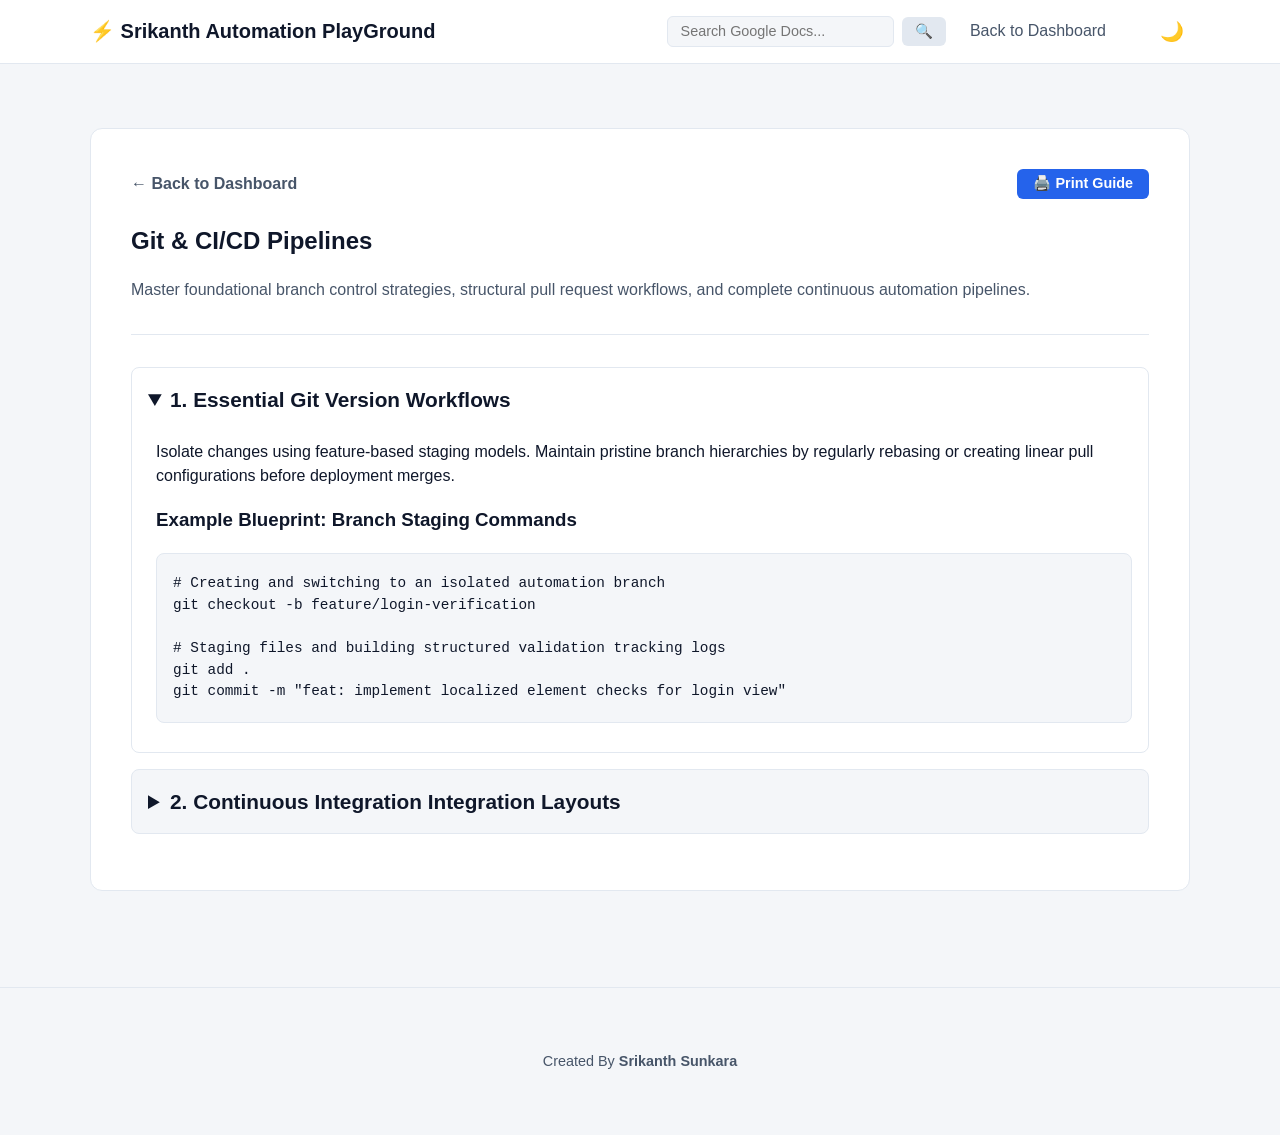
<file: guides/GIT.html>
<!DOCTYPE html>
<html lang="en">
<head>
    <meta charset="UTF-8">
    <meta name="viewport" content="width=device-width, initial-scale=1.0">
    <title>Git & CI/CD Pipelines - Srikanth Hub</title>
    <!-- Links back to your main styles one folder up -->
    <link rel="stylesheet" href="../styles.css">
    <style>
        .guide-content {
            background: var(--card-bg);
            border: 1px solid var(--border-color);
            border-radius: 12px;
            padding: 2.5rem;
            margin-top: 2rem;
        }
        .action-bar {
            display: flex;
            justify-content: space-between;
            align-items: center;
            margin-bottom: 1.5rem;
            flex-wrap: wrap;
            gap: 1rem;
        }
        .back-btn {
            color: var(--text-muted);
            text-decoration: none;
            font-weight: 600;
        }
        .back-btn:hover {
            color: var(--accent);
        }
        .print-btn {
            background: var(--accent);
            color: white;
            border: none;
            padding: 0.4rem 1rem;
            border-radius: 6px;
            cursor: pointer;
            font-weight: 600;
            font-size: 0.9rem;
        }
        .print-btn:hover {
            background: var(--accent-hover);
        }

        /* Google Search Widget Styling */
        .search-box-widget {
            display: flex;
            align-items: center;
            gap: 0.5rem;
        }
        .search-box-widget input {
            background: var(--bg-color);
            border: 1px solid var(--border-color);
            color: var(--text-main);
            padding: 0.4rem 0.8rem;
            border-radius: 6px;
            font-size: 0.9rem;
            width: 200px;
        }
        .search-box-widget button {
            background: var(--border-color);
            color: var(--text-main);
            border: none;
            padding: 0.4rem 0.8rem;
            border-radius: 6px;
            cursor: pointer;
            font-weight: 600;
            font-size: 0.9rem;
        }

        pre {
            background: var(--bg-color);
            border: 1px solid var(--border-color);
            padding: 1rem;
            border-radius: 8px;
            overflow-x: auto;
            font-family: monospace;
        }
        code {
            color: #ef4444;
        }
        [data-theme="dark"] code {
            color: #fca5a5;
        }

        /* Dropdown Wrapper Styling */
        details.topic-wrapper {
            background: var(--bg-color);
            border: 1px solid var(--border-color);
            border-radius: 8px;
            margin-bottom: 1rem;
            padding: 0.5rem 1rem;
            transition: background 0.2s ease;
        }
        details.topic-wrapper[open] {
            background: var(--card-bg);
            padding-bottom: 1rem;
        }
        summary.topic-header {
            font-size: 1.3rem;
            font-weight: bold;
            padding: 0.5rem 0;
            cursor: pointer;
            outline: none;
            user-select: none;
            color: var(--text-main);
        }
        .topic-body {
            margin-top: 1rem;
            padding-left: 0.5rem;
        }

        /* Hide dynamic utilities gracefully during print output executions */
        @media print {
            header, .action-bar, footer, #theme-toggle, summary::-webkit-details-marker {
                display: none !important;
            }
            .guide-content {
                border: none !important;
                padding: 0 !important;
            }
            details.topic-wrapper {
                background: none !important;
                border: none !important;
                padding: 0 !important;
            }
            details.topic-wrapper:not([open]) {
                display: block !important;
            }
        }
    </style>
</head>
<body>

    <header>
        <nav class="nav-container">
            <a href="../index.html" class="logo"><span>⚡</span> Srikanth Automation PlayGround</a>
            <div class="nav-links" style="display: flex; align-items: center; gap: 1.5rem;">
                <form action="https://www.google.com/search" method="get" target="_blank" class="search-box-widget">
                    <input type="text" name="q" placeholder="Search Google Docs...">
                    <button type="submit">🔍</button>
                </form>
                <a href="../index.html#guides">Back to Dashboard</a>
                <button id="theme-toggle" aria-label="Toggle Theme">🌙</button>
            </div>
        </nav>
    </header>

    <main class="container">
        <article class="guide-content">

            <div class="action-bar">
                <a href="../index.html" class="back-btn">← Back to Dashboard</a>
                <button onclick="window.print()" class="print-btn">🖨️ Print Guide</button>
            </div>

            <h1>Git & CI/CD Pipelines</h1>
            <p style="color: var(--text-muted);">Master foundational branch control strategies, structural pull request workflows, and complete continuous automation pipelines.</p>

            <hr style="border: 0; border-top: 1px solid var(--border-color); margin: 2rem 0;">

            <!-- Topic 1 Wrapper -->
            <details class="topic-wrapper" open>
                <summary class="topic-header">1. Essential Git Version Workflows</summary>
                <div class="topic-body">
                    <p>Isolate changes using feature-based staging models. Maintain pristine branch hierarchies by regularly rebasing or creating linear pull configurations before deployment merges.</p>

                    <h3>Example Blueprint: Branch Staging Commands</h3>
                    <pre><code># Creating and switching to an isolated automation branch
git checkout -b feature/login-verification

# Staging files and building structured validation tracking logs
git add .
git commit -m "feat: implement localized element checks for login view"</code></pre>
                </div>
            </details>

            <!-- Topic 2 Wrapper -->
            <details class="topic-wrapper">
                <summary class="topic-header">2. Continuous Integration Integration Layouts</summary>
                <div class="topic-body">
                    <p>Automate validation loops using orchestration files (like GitHub Actions YAML scripts). Trigger regression suite execution jobs immediately upon code submission events.</p>

                    <h3>Example Blueprint: GitHub Actions Pipeline Blueprint</h3>
                    <pre><code>name: Automation Build Run
on: [push, pull_request]

jobs:
  test-suite:
    runs-on: ubuntu-latest
    steps:
      - name: Code Sync
        uses: actions/checkout@v4
      - name: Run TestNG Assertions
        run: mvn test</code></pre>
                </div>
            </details>

        </article>
    </main>

    <footer>
        <p>Created By <strong>Srikanth Sunkara</strong></p>
    </footer>

    <script>
        document.addEventListener('DOMContentLoaded', () => {
            const themeToggle = document.getElementById('theme-toggle');
            const currentTheme = localStorage.getItem('theme') || 'light';

            if (currentTheme === 'dark') {
                document.documentElement.setAttribute('data-theme', 'dark');
                themeToggle.textContent = '☀️';
            }

            themeToggle.addEventListener('click', () => {
                let theme = document.documentElement.getAttribute('data-theme');
                if (theme === 'dark') {
                    document.documentElement.removeAttribute('data-theme');
                    localStorage.setItem('theme', 'light');
                    themeToggle.textContent = '🌙';
                } else {
                    document.documentElement.setAttribute('data-theme', 'dark');
                    localStorage.setItem('theme', 'dark');
                    themeToggle.textContent = '☀️';
                }
            });
        });
    </script>
</body>
</html>
</file>
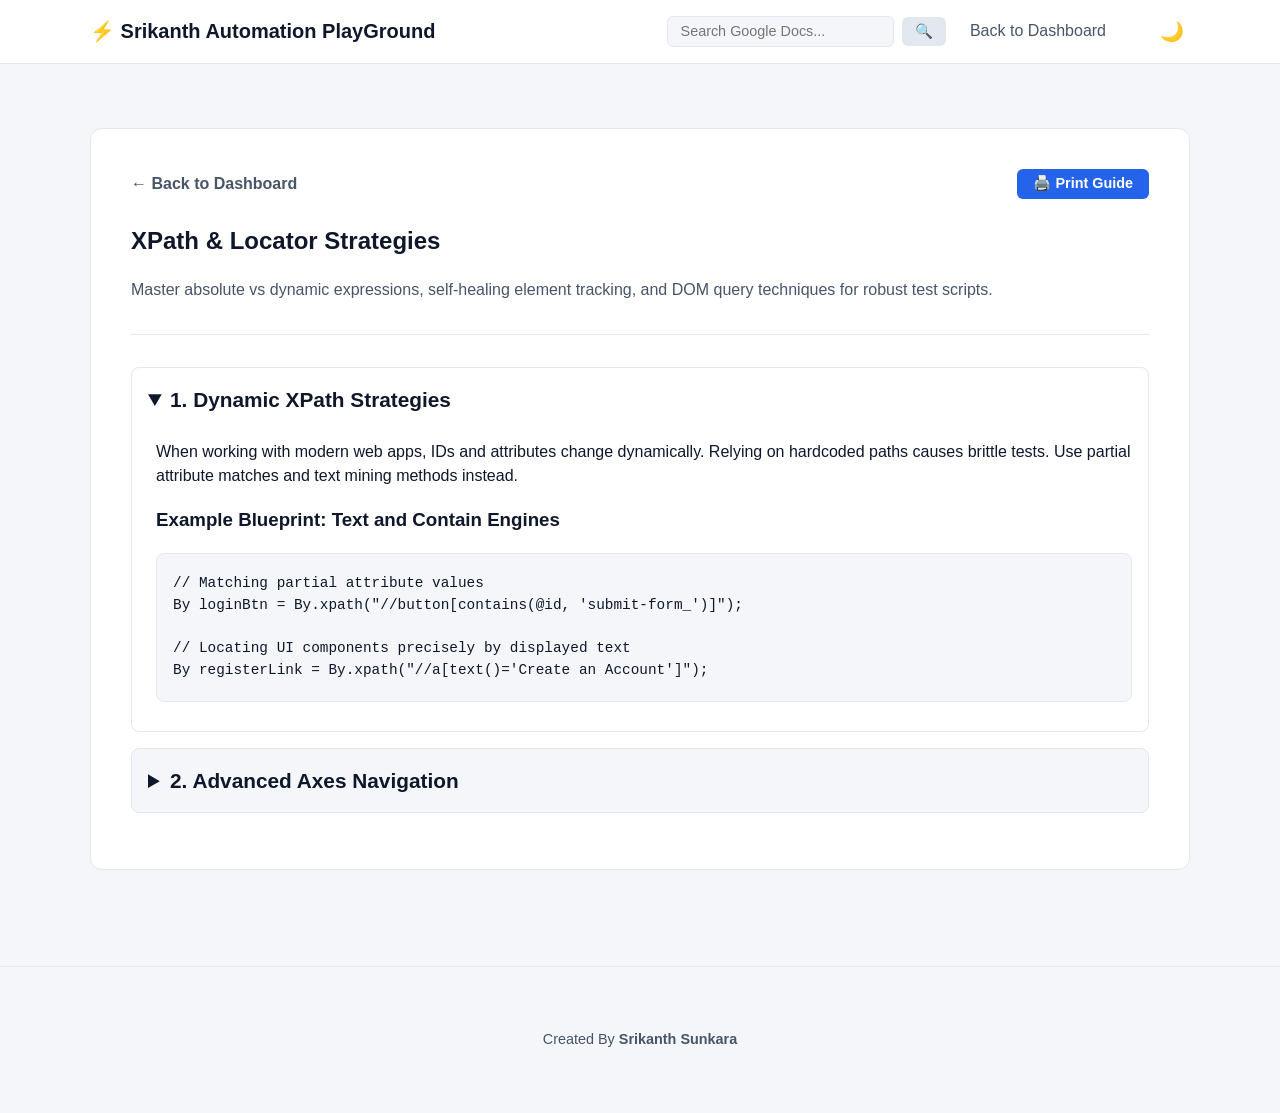
<file: guides/idempotent-automation.html>
<!DOCTYPE html>
<html lang="en">
<head>
    <meta charset="UTF-8">
    <meta name="viewport" content="width=device-width, initial-scale=1.0">
    <title>XPath & Locator Strategies - Srikanth Hub</title>
    <!-- Links back to your main styles one folder up -->
    <link rel="stylesheet" href="../styles.css">
    <style>
        .guide-content {
            background: var(--card-bg);
            border: 1px solid var(--border-color);
            border-radius: 12px;
            padding: 2.5rem;
            margin-top: 2rem;
        }
        .action-bar {
            display: flex;
            justify-content: space-between;
            align-items: center;
            margin-bottom: 1.5rem;
            flex-wrap: wrap;
            gap: 1rem;
        }
        .back-btn {
            color: var(--text-muted);
            text-decoration: none;
            font-weight: 600;
        }
        .back-btn:hover {
            color: var(--accent);
        }
        .print-btn {
            background: var(--accent);
            color: white;
            border: none;
            padding: 0.4rem 1rem;
            border-radius: 6px;
            cursor: pointer;
            font-weight: 600;
            font-size: 0.9rem;
        }
        .print-btn:hover {
            background: var(--accent-hover);
        }

        /* Google Search Widget Styling */
        .search-box-widget {
            display: flex;
            align-items: center;
            gap: 0.5rem;
        }
        .search-box-widget input {
            background: var(--bg-color);
            border: 1px solid var(--border-color);
            color: var(--text-main);
            padding: 0.4rem 0.8rem;
            border-radius: 6px;
            font-size: 0.9rem;
            width: 200px;
        }
        .search-box-widget button {
            background: var(--border-color);
            color: var(--text-main);
            border: none;
            padding: 0.4rem 0.8rem;
            border-radius: 6px;
            cursor: pointer;
            font-weight: 600;
            font-size: 0.9rem;
        }

        pre {
            background: var(--bg-color);
            border: 1px solid var(--border-color);
            padding: 1rem;
            border-radius: 8px;
            overflow-x: auto;
            font-family: monospace;
        }
        code {
            color: #ef4444;
        }
        [data-theme="dark"] code {
            color: #fca5a5;
        }

        /* Dropdown Wrapper Styling */
        details.topic-wrapper {
            background: var(--bg-color);
            border: 1px solid var(--border-color);
            border-radius: 8px;
            margin-bottom: 1rem;
            padding: 0.5rem 1rem;
            transition: background 0.2s ease;
        }
        details.topic-wrapper[open] {
            background: var(--card-bg);
            padding-bottom: 1rem;
        }
        summary.topic-header {
            font-size: 1.3rem;
            font-weight: bold;
            padding: 0.5rem 0;
            cursor: pointer;
            outline: none;
            user-select: none;
            color: var(--text-main);
        }
        .topic-body {
            margin-top: 1rem;
            padding-left: 0.5rem;
        }

        /* Hide dynamic utilities gracefully during print output executions */
        @media print {
            header, .action-bar, footer, #theme-toggle, summary::-webkit-details-marker {
                display: none !important;
            }
            .guide-content {
                border: none !important;
                padding: 0 !important;
            }
            details.topic-wrapper {
                background: none !important;
                border: none !important;
                padding: 0 !important;
            }
            details.topic-wrapper:not([open]) {
                display: block !important;
            }
        }
    </style>
</head>
<body>

    <header>
        <nav class="nav-container">
            <a href="../index.html" class="logo"><span>⚡</span> Srikanth Automation PlayGround</a>
            <div class="nav-links" style="display: flex; align-items: center; gap: 1.5rem;">
                <form action="https://www.google.com/search" method="get" target="_blank" class="search-box-widget">
                    <input type="text" name="q" placeholder="Search Google Docs...">
                    <button type="submit">🔍</button>
                </form>
                <a href="../index.html#guides">Back to Dashboard</a>
                <button id="theme-toggle" aria-label="Toggle Theme">🌙</button>
            </div>
        </nav>
    </header>

    <main class="container">
        <article class="guide-content">

            <div class="action-bar">
                <a href="../index.html" class="back-btn">← Back to Dashboard</a>
                <button onclick="window.print()" class="print-btn">🖨️ Print Guide</button>
            </div>

            <h1>XPath & Locator Strategies</h1>
            <p style="color: var(--text-muted);">Master absolute vs dynamic expressions, self-healing element tracking, and DOM query techniques for robust test scripts.</p>

            <hr style="border: 0; border-top: 1px solid var(--border-color); margin: 2rem 0;">

            <!-- Topic 1 Wrapper -->
            <details class="topic-wrapper" open>
                <summary class="topic-header">1. Dynamic XPath Strategies</summary>
                <div class="topic-body">
                    <p>When working with modern web apps, IDs and attributes change dynamically. Relying on hardcoded paths causes brittle tests. Use partial attribute matches and text mining methods instead.</p>

                    <h3>Example Blueprint: Text and Contain Engines</h3>
                    <pre><code>// Matching partial attribute values
By loginBtn = By.xpath("//button[contains(@id, 'submit-form_')]");

// Locating UI components precisely by displayed text
By registerLink = By.xpath("//a[text()='Create an Account']");</code></pre>
                </div>
            </details>

            <!-- Topic 2 Wrapper -->
            <details class="topic-wrapper">
                <summary class="topic-header">2. Advanced Axes Navigation</summary>
                <div class="topic-body">
                    <p>When clean hooks are unavailable, locate target nodes relative to sibling elements using specialized directional lookups like <code>following-sibling</code>, <code>preceding-sibling</code>, or <code>ancestor</code> trees.</p>

                    <h3>Example Blueprint: Relative Sibling Navigation</h3>
                    <pre><code>// Locating an input box based on its label element name
By passwordInput = By.xpath("//label[text()='Password']/following-sibling::input");</code></pre>
                </div>
            </details>

        </article>
    </main>

    <footer>
        <p>Created By <strong>Srikanth Sunkara</strong></p>
    </footer>

    <script>
        document.addEventListener('DOMContentLoaded', () => {
            const themeToggle = document.getElementById('theme-toggle');
            const currentTheme = localStorage.getItem('theme') || 'light';

            if (currentTheme === 'dark') {
                document.documentElement.setAttribute('data-theme', 'dark');
                themeToggle.textContent = '☀️';
            }

            themeToggle.addEventListener('click', () => {
                let theme = document.documentElement.getAttribute('data-theme');
                if (theme === 'dark') {
                    document.documentElement.removeAttribute('data-theme');
                    localStorage.setItem('theme', 'light');
                    themeToggle.textContent = '🌙';
                } else {
                    document.documentElement.setAttribute('data-theme', 'dark');
                    localStorage.setItem('theme', 'dark');
                    themeToggle.textContent = '☀️';
                }
            });
        });
    </script>
</body>
</html>
</file>
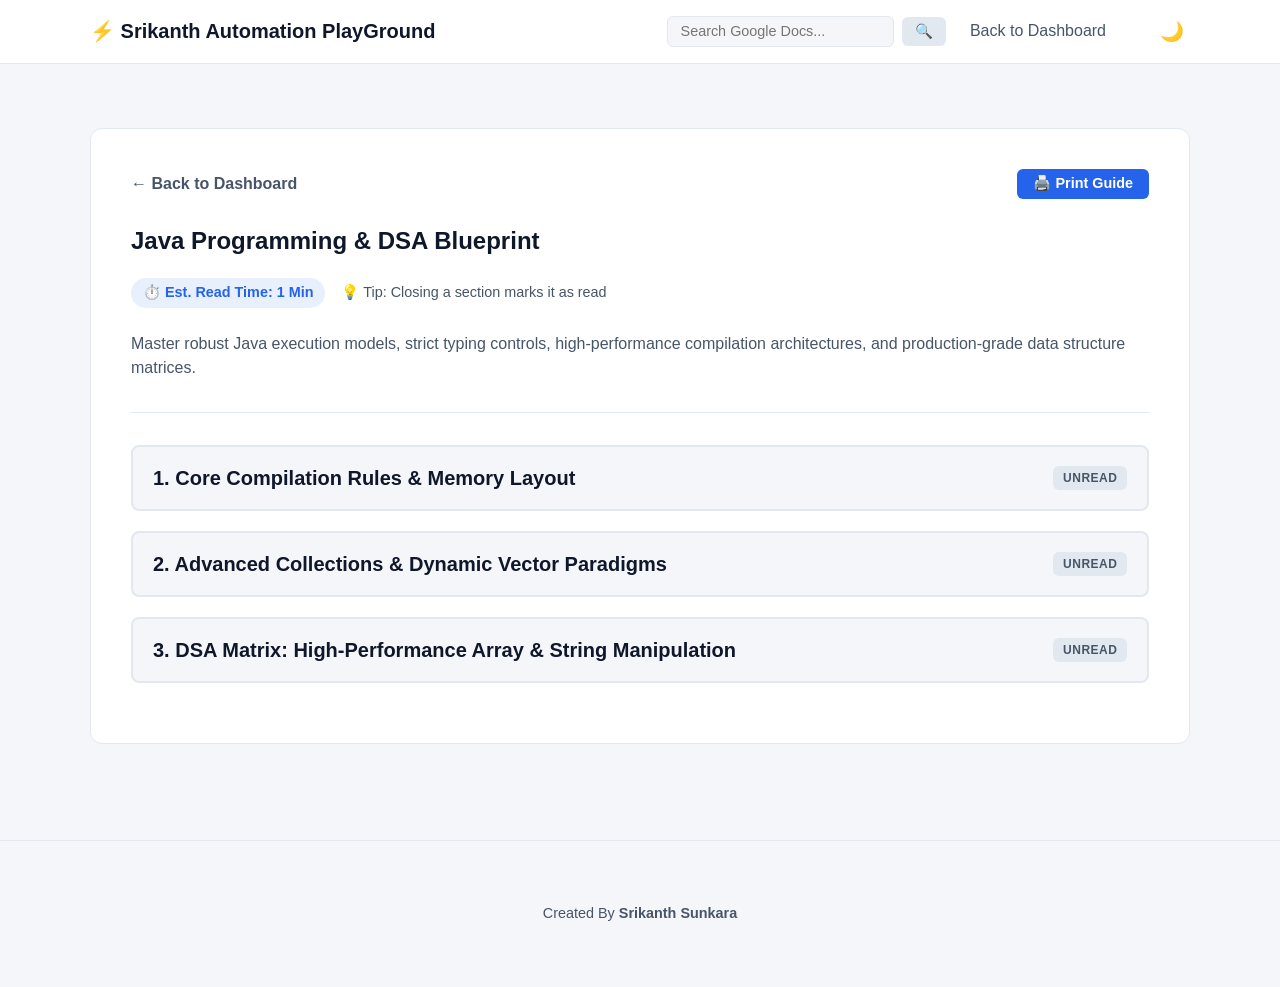
<file: guides/java-dsa.html>
<!DOCTYPE html>
<html lang="en">
<head>
    <meta charset="UTF-8">
    <meta name="viewport" content="width=device-width, initial-scale=1.0">
    <title>Java DSA Blueprint - Srikanth Hub</title>
    <!-- Links back to your main styles one folder up -->
    <link rel="stylesheet" href="../styles.css">
    <style>
        .guide-content {
            background: var(--card-bg);
            border: 1px solid var(--border-color);
            border-radius: 12px;
            padding: 2.5rem;
            margin-top: 2rem;
        }
        .action-bar {
            display: flex;
            justify-content: space-between;
            align-items: center;
            margin-bottom: 1.5rem;
            flex-wrap: wrap;
            gap: 1rem;
        }
        .back-btn {
            color: var(--text-muted);
            text-decoration: none;
            font-weight: 600;
        }
        .back-btn:hover {
            color: var(--accent);
        }
        .print-btn {
            background: var(--accent);
            color: white;
            border: none;
            padding: 0.4rem 1rem;
            border-radius: 6px;
            cursor: pointer;
            font-weight: 600;
            font-size: 0.9rem;
        }
        .print-btn:hover {
            background: var(--accent-hover);
        }

        /* Reading Time Badge */
        .meta-metrics {
            display: flex;
            gap: 1rem;
            margin-bottom: 1.5rem;
            font-size: 0.9rem;
        }
        .read-time-badge {
            background: rgba(37, 99, 235, 0.1);
            color: var(--accent);
            padding: 0.25rem 0.75rem;
            border-radius: 20px;
            font-weight: 700;
        }
        [data-theme="dark"] .read-time-badge {
            background: rgba(96, 165, 250, 0.15);
            color: var(--accent-hover);
        }

        /* Google Search Widget Styling */
        .search-box-widget {
            display: flex;
            align-items: center;
            gap: 0.5rem;
        }
        .search-box-widget input {
            background: var(--bg-color);
            border: 1px solid var(--border-color);
            color: var(--text-main);
            padding: 0.4rem 0.8rem;
            border-radius: 6px;
            font-size: 0.9rem;
            width: 200px;
        }
        .search-box-widget button {
            background: var(--border-color);
            color: var(--text-main);
            border: none;
            padding: 0.4rem 0.8rem;
            border-radius: 6px;
            cursor: pointer;
            font-weight: 600;
            font-size: 0.9rem;
        }

        pre {
            background: var(--bg-color);
            border: 1px solid var(--border-color);
            padding: 1rem;
            border-radius: 8px;
            overflow-x: auto;
            font-family: monospace;
        }
        pre code {
            color: var(--text-main);
        }
        p code {
            font-family: monospace;
            background: var(--bg-color);
            border: 1px solid var(--border-color);
            padding: 0.15rem 0.4rem;
            border-radius: 4px;
            font-size: 0.9em;
            color: #ef4444;
        }
        [data-theme="dark"] p code {
            color: #fca5a5;
        }

        /* ==========================================================================
           🔄 INTERACTIVE WRAPPER & COMPLETION STATES
           ========================================================================== */
        details.topic-wrapper {
            background: var(--bg-color);
            border: 2px solid var(--border-color);
            border-radius: 8px;
            margin-bottom: 1.25rem;
            padding: 0.75rem 1.25rem;
            transition: all 0.3s cubic-bezier(0.25, 1, 0.5, 1);
        }
        details.topic-wrapper[open] {
            background: var(--card-bg);
            border-color: var(--accent);
            box-shadow: 0 4px 20px rgba(37, 99, 235, 0.05);
            padding-bottom: 1.5rem;
        }
        summary.topic-header {
            font-size: 1.25rem;
            font-weight: 700;
            padding: 0.25rem 0;
            cursor: pointer;
            outline: none;
            user-select: none;
            color: var(--text-main);
            display: flex;
            justify-content: space-between;
            align-items: center;
        }

        .status-pill {
            font-size: 0.75rem;
            text-transform: uppercase;
            padding: 0.2rem 0.6rem;
            border-radius: 6px;
            font-weight: 800;
            letter-spacing: 0.5px;
            background: var(--border-color);
            color: var(--text-muted);
            transition: all 0.25s ease;
        }
        details.topic-wrapper[open] .status-pill {
            background: rgba(37, 99, 235, 0.1);
            color: var(--accent);
        }

        /* ✅ SUCCESS COMPLETION ENGINE STATE STYLE BACKGROUNDS */
        details.topic-wrapper.completed {
            border-color: #10b981 !important;
            background: rgba(16, 185, 129, 0.02) !important;
        }
        details.topic-wrapper.completed[open] {
            background: var(--card-bg) !important;
        }
        details.topic-wrapper.completed .status-pill {
            background: #10b981 !important;
            color: #ffffff !important;
        }
        [data-theme="dark"] details.topic-wrapper.completed .status-pill {
            color: #090d16 !important;
        }

        .topic-body {
            margin-top: 1.25rem;
            padding-left: 0.25rem;
            border-top: 1px dashed var(--border-color);
            padding-top: 1rem;
        }

        @media print {
            header, .action-bar, footer, #theme-toggle, .status-pill {
                display: none !important;
            }
            .guide-content {
                border: none !important;
                padding: 0 !important;
            }
            details.topic-wrapper {
                background: none !important;
                border: none !important;
                padding: 0 !important;
                margin-bottom: 2.5rem;
            }
            details.topic-wrapper:not([open]) {
                display: block !important;
            }
            .topic-body {
                display: block !important;
                border: none !important;
            }
        }
    </style>
</head>
<body>

    <header>
        <nav class="nav-container">
            <a href="../index.html" class="logo"><span>⚡</span> Srikanth Automation PlayGround</a>
            <div class="nav-links" style="display: flex; align-items: center; gap: 1.5rem;">
                <form action="https://www.google.com/search" method="get" target="_blank" class="search-box-widget">
                    <input type="text" name="q" placeholder="Search Google Docs...">
                    <button type="submit">🔍</button>
                </form>
                <a href="../index.html#guides">Back to Dashboard</a>
                <button id="theme-toggle" aria-label="Toggle Theme">🌙</button>
            </div>
        </nav>
    </header>

    <main class="container">
        <article class="guide-content">

            <div class="action-bar">
                <a href="../index.html" class="back-btn">← Back to Dashboard</a>
                <button onclick="window.print()" class="print-btn">🖨️ Print Guide</button>
            </div>

            <h1>Java Programming & DSA Blueprint</h1>
            <div class="meta-metrics">
                <span class="read-time-badge" id="calculated-read-time">⏳ Calculating...</span>
                <span style="color: var(--text-muted); font-size: 0.9rem; display: flex; align-items: center;">💡 Tip: Closing a section marks it as read</span>
            </div>

            <p style="color: var(--text-muted);">Master robust Java execution models, strict typing controls, high-performance compilation architectures, and production-grade data structure matrices.</p>

            <hr style="border: 0; border-top: 1px solid var(--border-color); margin: 2rem 0;">

            <!-- Module 1: Core Concepts & Memory Layout -->
            <details class="topic-wrapper" data-topic-id="1">
                <summary class="topic-header">
                    <span>1. Core Compilation Rules & Memory Layout</span>
                    <span class="status-pill" id="pill-1">Unread</span>
                </summary>
                <div class="topic-body">
                    <p>Java relies on a two-step execution pattern: the compiler source turns into bytecode via <code>javac</code>, which the Java Virtual Machine (JVM) executes across isolated platforms.</p>

                    <h3>Stack vs Heap Allocations</h3>
                    <ul>
                        <li><strong>Stack Memory:</strong> Manages short-lived execution threads, local variables, and quick context frames instantly.</li>
                        <li><strong>Heap Memory:</strong> Stores large runtime instance layouts, structural arrays, and complex class instances globally.</li>
                    </ul>

                    <h3>Example Blueprint: High-Performance Output Analysis</h3>
                    <pre><code>public class PerformanceMetrics {
    public static void main(String[] args) {
        // Fast standard console telemetry streams
        System.out.print("Initializing Engine Core... ");
        System.out.println("Active.");

        // Formatted parsing output for deep log verification blocks
        int threadCount = 24;
        System.out.printf("System status: Active across %d concurrent worker lines.%n", threadCount);
    }
}</code></pre>
                </div>
            </details>

            <!-- Module 2: Advanced Java Collections Framework -->
            <details class="topic-wrapper" data-topic-id="2">
                <summary class="topic-header">
                    <span>2. Advanced Collections & Dynamic Vector Paradigms</span>
                    <span class="status-pill" id="pill-2">Unread</span>
                </summary>
                <div class="topic-body">
                    <p>Building elite web automation frameworks requires clean collection models to orchestrate active browser configurations and DOM web element nodes flawlessly.</p>

                    <h3>Thread Safety: Vectors vs ArrayLists</h3>
                    <p>Unlike standard un-synchronized list elements, Java <code>Vector</code> models enforce thread-safe synchronizations natively, protecting internal states from race conditions during parallel test executions.</p>

                    <h3>Example Blueprint: Synchronized Dynamic Elements & Stack LIFO Matrices</h3>
                    <pre><code>import java.util.Vector;
import java.util.Stack;

public class CoreCollectionsHub {
    public static void main(String[] args) {
        // 1. Thread-Safe Vector Array Management
        Vector&lt;String&gt; driverNodes = new Vector&lt;&gt;();
        driverNodes.add("EdgeNode_Alpha");
        driverNodes.add("ChromiumNode_Beta");

        // 2. LIFO (Last-In, First-Out) Execution Stack Infrastructure
        Stack&lt;String&gt; pageHistory = new Stack&lt;&gt;();
        pageHistory.push("https://dev.srikanth.hub/login");
        pageHistory.push("https://dev.srikanth.hub/dashboard");

        String lastVisited = pageHistory.pop(); // Returns and pulls top node container
        System.out.println("Popped Frame: " + lastVisited);
    }
}</code></pre>
                </div>
            </details>

            <!-- Module 3: DSA Matrix: Array Manipulation Architecture -->
            <details class="topic-wrapper" data-topic-id="3">
                <summary class="topic-header">
                    <span>3. DSA Matrix: High-Performance Array & String Manipulation</span>
                    <span class="status-pill" id="pill-3">Unread</span>
                </summary>
                <div class="topic-body">
                    <p>Algorithms demand strict tracking of data index layers. Manipulating primitive blocks directly ensures maximum processing performance.</p>

                    <h3>Advanced Blueprint: Two-Pointer Target Search Pattern</h3>
                    <pre><code>public class ArrayDataProcessor {
    /**
     * Highly optimized algorithm to verify target matching constraints
     * inside sorted sequence datasets using an O(N) linear parsing strategy.
     */
    public static boolean hasTargetPair(int[] orderedDataset, int targetValue) {
        int leftIndex = 0;
        int rightIndex = orderedDataset.length - 1;

        while (leftIndex &lt; rightIndex) {
            int currentSum = orderedDataset[leftIndex] + orderedDataset[rightIndex];
            if (currentSum == targetValue) {
                return true; // Match captured successfully
            } else if (currentSum &lt; targetValue) {
                leftIndex++; // Increase value scale bounds
            } else {
                rightIndex--; // Restrict upper boundary criteria
            }
        }
        return false;
    }
}</code></pre>
                </div>
            </details>

        </article>
    </main>

    <footer>
        <p>Created By <strong>Srikanth Sunkara</strong></p>
    </footer>

    <script>
        document.addEventListener('DOMContentLoaded', () => {
            // --- Theme Switcher Utility ---
            const themeToggle = document.getElementById('theme-toggle');
            const currentTheme = localStorage.getItem('theme') || 'light';

            if (currentTheme === 'dark') {
                document.documentElement.setAttribute('data-theme', 'dark');
                themeToggle.textContent = '☀️';
            }

            themeToggle.addEventListener('click', () => {
                let theme = document.documentElement.getAttribute('data-theme');
                if (theme === 'dark') {
                    document.documentElement.removeAttribute('data-theme');
                    localStorage.setItem('theme', 'light');
                    themeToggle.textContent = '🌙';
                } else {
                    document.documentElement.setAttribute('data-theme', 'dark');
                    localStorage.setItem('theme', 'dark');
                    themeToggle.textContent = '☀️';
                }
            });

            // --- ⏱️ Calculated Reading Time Logic ---
            const articleText = document.querySelector('.guide-content').innerText;
            const wordsPerMinute = 200;
            const totalWords = articleText.split(/\s+/).length;
            const calculatedMinutes = Math.max(1, Math.round(totalWords / wordsPerMinute));
            document.getElementById('calculated-read-time').textContent = `⏱️ Est. Read Time: ${calculatedMinutes} Min`;

            // --- 🎯 Intelligent Reading Tracking Engine ---
            const wrappers = document.querySelectorAll('details.topic-wrapper');

            wrappers.forEach(wrapper => {
                const topicId = wrapper.getAttribute('data-topic-id');
                const isCompleted = localStorage.getItem(`java_topic_${topicId}_done`) === 'true';
                const pill = document.getElementById(`pill-${topicId}`);

                if (isCompleted) {
                    wrapper.classList.add('completed');
                    if (pill) pill.textContent = 'Read ✓';
                }

                wrapper.addEventListener('toggle', () => {
                    const pill = document.getElementById(`pill-${topicId}`);

                    if (wrapper.open) {
                        if (!wrapper.classList.contains('completed')) {
                            if (pill) pill.textContent = 'Reading...';
                        }
                    } else {
                        wrapper.classList.add('completed');
                        localStorage.setItem(`java_topic_${topicId}_done`, 'true');
                        if (pill) pill.textContent = 'Read ✓';
                    }
                });
            });
        });
    </script>
</body>
</html>
</file>
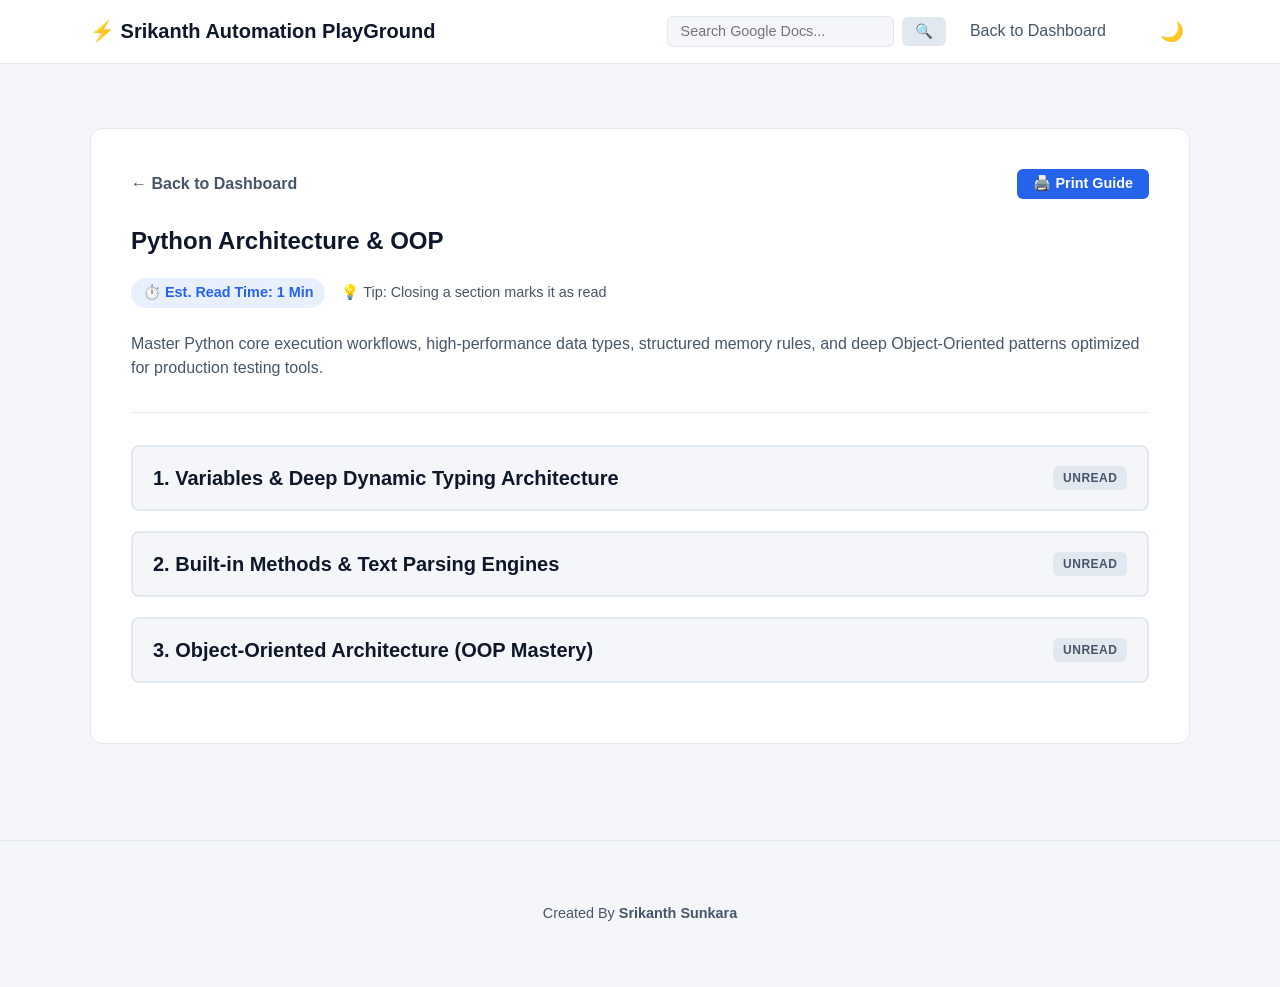
<file: guides/python-core.html>
<!DOCTYPE html>
<html lang="en">
<head>
    <meta charset="UTF-8">
    <meta name="viewport" content="width=device-width, initial-scale=1.0">
    <title>Python Core & Scripting - Srikanth Hub</title>
    <!-- Links back to your main styles one folder up -->
    <link rel="stylesheet" href="../styles.css">
    <style>
        .guide-content {
            background: var(--card-bg);
            border: 1px solid var(--border-color);
            border-radius: 12px;
            padding: 2.5rem;
            margin-top: 2rem;
        }
        .action-bar {
            display: flex;
            justify-content: space-between;
            align-items: center;
            margin-bottom: 1.5rem;
            flex-wrap: wrap;
            gap: 1rem;
        }
        .back-btn {
            color: var(--text-muted);
            text-decoration: none;
            font-weight: 600;
        }
        .back-btn:hover {
            color: var(--accent);
        }
        .print-btn {
            background: var(--accent);
            color: white;
            border: none;
            padding: 0.4rem 1rem;
            border-radius: 6px;
            cursor: pointer;
            font-weight: 600;
            font-size: 0.9rem;
        }
        .print-btn:hover {
            background: var(--accent-hover);
        }

        /* Reading Time Badge */
        .meta-metrics {
            display: flex;
            gap: 1rem;
            margin-bottom: 1.5rem;
            font-size: 0.9rem;
        }
        .read-time-badge {
            background: rgba(37, 99, 235, 0.1);
            color: var(--accent);
            padding: 0.25rem 0.75rem;
            border-radius: 20px;
            font-weight: 700;
        }
        [data-theme="dark"] .read-time-badge {
            background: rgba(96, 165, 250, 0.15);
            color: var(--accent-hover);
        }

        /* Google Search Widget Styling */
        .search-box-widget {
            display: flex;
            align-items: center;
            gap: 0.5rem;
        }
        .search-box-widget input {
            background: var(--bg-color);
            border: 1px solid var(--border-color);
            color: var(--text-main);
            padding: 0.4rem 0.8rem;
            border-radius: 6px;
            font-size: 0.9rem;
            width: 200px;
        }
        .search-box-widget button {
            background: var(--border-color);
            color: var(--text-main);
            border: none;
            padding: 0.4rem 0.8rem;
            border-radius: 6px;
            cursor: pointer;
            font-weight: 600;
            font-size: 0.9rem;
        }

        pre {
            background: var(--bg-color);
            border: 1px solid var(--border-color);
            padding: 1rem;
            border-radius: 8px;
            overflow-x: auto;
            font-family: monospace;
        }

        /* Inline text styling for keywords, variables, types */
        .type-kw { color: #2563eb; font-weight: bold; }
        [data-theme="dark"] .type-kw { color: #60a5fa; }

        pre code {
            color: var(--text-main);
        }
        p code {
            font-family: monospace;
            background: var(--bg-color);
            border: 1px solid var(--border-color);
            padding: 0.15rem 0.4rem;
            border-radius: 4px;
            font-size: 0.9em;
            color: #ef4444;
        }
        [data-theme="dark"] p code {
            color: #fca5a5;
        }

        /* ==========================================================================
           🔄 ADVANCED DETAILS WRAPPER INTERACTIVE STATES
           ========================================================================== */
        details.topic-wrapper {
            background: var(--bg-color);
            border: 2px solid var(--border-color);
            border-radius: 8px;
            margin-bottom: 1.25rem;
            padding: 0.75rem 1.25rem;
            transition: all 0.3s cubic-bezier(0.25, 1, 0.5, 1);
        }

        details.topic-wrapper[open] {
            background: var(--card-bg);
            border-color: var(--accent);
            box-shadow: 0 4px 20px rgba(37, 99, 235, 0.05);
            padding-bottom: 1.5rem;
        }

        summary.topic-header {
            font-size: 1.25rem;
            font-weight: 700;
            padding: 0.25rem 0;
            cursor: pointer;
            outline: none;
            user-select: none;
            color: var(--text-main);
            display: flex;
            justify-content: space-between;
            align-items: center;
        }

        /* Dynamic state badges inside the wrapper header */
        .status-pill {
            font-size: 0.75rem;
            text-transform: uppercase;
            padding: 0.2rem 0.6rem;
            border-radius: 6px;
            font-weight: 800;
            letter-spacing: 0.5px;
            background: var(--border-color);
            color: var(--text-muted);
            transition: all 0.25s ease;
        }

        details.topic-wrapper[open] .status-pill {
            background: rgba(37, 99, 235, 0.1);
            color: var(--accent);
        }

        /* ✅ COMPLETED STATE OVERRIDES (Triggered via JS) */
        details.topic-wrapper.completed {
            border-color: #10b981 !important;
            background: rgba(16, 185, 129, 0.02) !important;
        }
        details.topic-wrapper.completed[open] {
            background: var(--card-bg) !important;
        }
        details.topic-wrapper.completed .status-pill {
            background: #10b981 !important;
            color: #ffffff !important;
        }
        [data-theme="dark"] details.topic-wrapper.completed .status-pill {
            color: #090d16 !important;
        }

        .topic-body {
            margin-top: 1.25rem;
            padding-left: 0.25rem;
            border-top: 1px dashed var(--border-color);
            padding-top: 1rem;
        }

        /* Hide dynamic utilities gracefully during print output executions */
        @media print {
            header, .action-bar, footer, #theme-toggle, .status-pill {
                display: none !important;
            }
            .guide-content {
                border: none !important;
                padding: 0 !important;
            }
            details.topic-wrapper {
                background: none !important;
                border: none !important;
                padding: 0 !important;
                margin-bottom: 2.5rem;
            }
            details.topic-wrapper:not([open]) {
                display: block !important;
            }
            .topic-body {
                display: block !important;
                border: none !important;
            }
        }
    </style>
</head>
<body>

    <header>
        <nav class="nav-container">
            <a href="../index.html" class="logo"><span>⚡</span> Srikanth Automation PlayGround</a>
            <div class="nav-links" style="display: flex; align-items: center; gap: 1.5rem;">
                <form action="https://www.google.com/search" method="get" target="_blank" class="search-box-widget">
                    <input type="text" name="q" placeholder="Search Google Docs...">
                    <button type="submit">🔍</button>
                </form>
                <a href="../index.html#guides">Back to Dashboard</a>
                <button id="theme-toggle" aria-label="Toggle Theme">🌙</button>
            </div>
        </nav>
    </header>

    <main class="container">
        <article class="guide-content">

            <div class="action-bar">
                <a href="../index.html" class="back-btn">← Back to Dashboard</a>
                <button onclick="window.print()" class="print-btn">🖨️ Print Guide</button>
            </div>

            <h1>Python Architecture & OOP</h1>
            <div class="meta-metrics">
                <span class="read-time-badge" id="calculated-read-time">⏳ Calculating...</span>
                <span style="color: var(--text-muted); font-size: 0.9rem; display: flex; align-items: center;">💡 Tip: Closing a section marks it as read</span>
            </div>

            <p style="color: var(--text-muted);">Master Python core execution workflows, high-performance data types, structured memory rules, and deep Object-Oriented patterns optimized for production testing tools.</p>

            <hr style="border: 0; border-top: 1px solid var(--border-color); margin: 2rem 0;">

            <!-- Module 1: Variables & Core Dynamic Typing Rules -->
            <details class="topic-wrapper" data-topic-id="1">
                <summary class="topic-header">
                    <span>1. Variables & Deep Dynamic Typing Architecture</span>
                    <span class="status-pill" id="pill-1">Unread</span>
                </summary>
                <div class="topic-body">
                    <p>In Python, variables are not named buckets containing raw bits. Instead, they are <strong>symbolic references (pointers)</strong> pointed at runtime objects instantiated inside the heap memory layout space.</p>

                    <h3>Reference Counting & Identity Mechanics</h3>
                    <p>When you bind an assignment statement, Python allocates space for the specific object wrapper (which includes the type descriptor tag and an internal system reference count tracker) and links your explicit pointer key string to it.</p>

                    <pre><code># Dynamic reassignment changes variable target pointer reference completely
x = 42          # x references an integer object containing value 42
print(id(x))    # Prints system memory reference identity location map

x = "Srikanth"  # Same name, now points to an independent string object container
print(id(x))    # Address updates dynamically; previous integer object count decrements</code></pre>

                    <blockquote>
                        <strong>⚠️ Mutable vs Immutable Types:</strong> Numerical types, strings, and tuples are completely immutable. Modifying their explicit context forces Python to spin up a completely new object identity mapping, leaving the original object block unchanged.
                    </blockquote>
                </div>
            </details>

            <!-- Module 2: Built-in Methods & String Engineering -->
            <details class="topic-wrapper" data-topic-id="2">
                <summary class="topic-header">
                    <span>2. Built-in Methods & Text Parsing Engines</span>
                    <span class="status-pill" id="pill-2">Unread</span>
                </summary>
                <div class="topic-body">
                    <p>String manipulation tools represent the front-line machinery for processing raw continuous system server feeds, building clean locators, and normalizing testing files.</p>

                    <h3>High-Performance Methods Reference Block</h3>
                    <ul>
                        <li><code>.strip()</code> / <code>.lstrip()</code> / <code>.rstrip()</code>: Removes structural white space buffers.</li>
                        <li><code>.split(separator, maxsplit)</code>: Conversional parser breaking text into token arrays.</li>
                        <li><code>.startswith(prefix)</code> / <code>.endswith(suffix)</code>: High-efficiency Boolean condition anchors.</li>
                    </ul>

                    <h3>Example Blueprint: Automated Log Analyzer</h3>
                    <pre><code># Scenario: Parsing incoming automated dashboard logging lines
raw_log = "   [CRITICAL] Timeout exception reached on downstream API target Node...   "
sanitized = raw_log.strip()

if sanitized.startswith("[CRITICAL]"):
    # Isolate details cleanly
    payload = sanitized.split("] ", 1)[1]
    print(f"🚨 Operational Exception Captured: {payload.upper()}")</code></pre>
                </div>
            </details>

            <!-- Module 3: Object-Oriented Blueprint Architecture -->
            <details class="topic-wrapper" data-topic-id="3">
                <summary class="topic-header">
                    <span>3. Object-Oriented Architecture (OOP Mastery)</span>
                    <span class="status-pill" id="pill-3">Unread</span>
                </summary>
                <div class="topic-body">
                    <p>Building high-end framework architectures requires clean, strict patterns. Python leverages multi-tiered OOP abstractions to scale code cleanly.</p>

                    <h3>The Big Three Structural Anchors</h3>
                    <ol>
                        <li><strong>Encapsulation:</strong> Hiding interior runtime parameters using specific double-underscore class prefixes to block unexpected adjustments.</li>
                        <li><strong>Inheritance:</strong> Gathering modular patterns under parent driver classes to eliminate repetitive boilerplates.</li>
                        <li><strong>Polymorphism:</strong> Overriding structural parent interfaces so that different execution nodes run distinct logic under a unified naming convention.</li>
                    </ol>

                    <h3>Advanced Blueprint: Robust Cross-Browser Test Framework Architecture</h3>
                    <pre><code>class WebEngine:
    """Abstract baseline structural layout mapping layer"""
    def __init__(self, target_url):
        self._url = target_url  # Protected layout baseline configuration attribute
        self.__internal_session_id = "SYS-X992" # Encapsulated private string descriptor

    def initialize_driver(self):
        raise NotImplementedError("Subclasses must build specific invocation engines.")

class ChromiumEngine(WebEngine):
    """Derived specific polymorphism execution block"""
    def initialize_driver(self):
        print(f"✨ Launching highly secure isolated Chrome instance targeting: {self._url}")

class GeckoEngine(WebEngine):
    """Derived specific polymorphism execution block"""
    def initialize_driver(self):
        print(f"🦊 Invoking production Firefox sandbox execution stack targeting: {self._url}")

# Dynamic Runtime Polymorphic Loop
engines = [ChromiumEngine("https://dev.srikanth.hub"), GeckoEngine("https://qa.srikanth.hub")]
for engine in engines:
    engine.initialize_driver()</code></pre>
                </div>
            </details>

        </article>
    </main>

    <footer>
        <p>Created By <strong>Srikanth Sunkara</strong></p>
    </footer>

    <script>
        document.addEventListener('DOMContentLoaded', () => {
            // --- Theme Switcher Utility ---
            const themeToggle = document.getElementById('theme-toggle');
            const currentTheme = localStorage.getItem('theme') || 'light';

            if (currentTheme === 'dark') {
                document.documentElement.setAttribute('data-theme', 'dark');
                themeToggle.textContent = '☀️';
            }

            themeToggle.addEventListener('click', () => {
                let theme = document.documentElement.getAttribute('data-theme');
                if (theme === 'dark') {
                    document.documentElement.removeAttribute('data-theme');
                    localStorage.setItem('theme', 'light');
                    themeToggle.textContent = '🌙';
                } else {
                    document.documentElement.setAttribute('data-theme', 'dark');
                    localStorage.setItem('theme', 'dark');
                    themeToggle.textContent = '☀️';
                }
            });

            // --- ⏱️ Calculated Reading Time Logic ---
            const articleText = document.querySelector('.guide-content').innerText;
            const wordsPerMinute = 200; // Standard average technical reading pace
            const totalWords = articleText.split(/\s+/).length;
            const calculatedMinutes = Math.max(1, Math.round(totalWords / wordsPerMinute));
            document.getElementById('calculated-read-time').textContent = `⏱️ Est. Read Time: ${calculatedMinutes} Min`;

            // --- 🎯 Intelligent Reading Tracking Engine ---
            const wrappers = document.querySelectorAll('details.topic-wrapper');

            // Load persistent reading progress states from localStorage
            wrappers.forEach(wrapper => {
                const topicId = wrapper.getAttribute('data-topic-id');
                const isCompleted = localStorage.getItem(`python_topic_${topicId}_done`) === 'true';
                const pill = document.getElementById(`pill-${topicId}`);

                if (isCompleted) {
                    wrapper.classList.add('completed');
                    if (pill) pill.textContent = 'Read ✓';
                }

                // Listen for toggle interactions
                wrapper.addEventListener('toggle', () => {
                    const pill = document.getElementById(`pill-${topicId}`);

                    if (wrapper.open) {
                        // Mark as actively viewing or transition intermediate states
                        if (!wrapper.classList.contains('completed')) {
                            if (pill) pill.textContent = 'Reading...';
                        }
                    } else {
                        // User opened it, explored it deeply, and closed it -> Mark as Completed!
                        wrapper.classList.add('completed');
                        localStorage.setItem(`python_topic_${topicId}_done`, 'true');
                        if (pill) pill.textContent = 'Read ✓';
                    }
                });
            });
        });
    </script>
</body>
</html>
</file>
<file: styles.css>
:root {
    /* 🎨 Light Mode: Clean Tech Canvas */
    --bg-color: #f4f6f9;               /* Slate-tinted clear layout background */
    --card-bg: #ffffff;                /* Pure white card surface container */
    --text-main: #0f172a;              /* Ink dark primary typography */
    --text-muted: #475569;             /* Balanced subtle steel description text */
    --accent: #2563eb;                 /* High-performance vivid blue accent anchor */
    --accent-hover: #1d4ed8;           /* Deep active hover link color */
    --border-color: #e2e8f0;           /* Soft elegant structural boundary line */
    --hero-italic: #0d9488;            /* Bright emerald highlight anchor */

    /* 🎛️ Pane-Specific Overrides */
    --widget-bg: #ffffff;              /* Clean white surface for top telemetry pane */
}

[data-theme="dark"] {
    /* 🌌 Dark Mode: Premium Deep Cyber Slate */
    --bg-color: #090d16;               /* Ultra-dark deep matte space canvas */
    --card-bg: #11192e;                /* High-contrast solid dark slate pane container */
    --text-main: #f8fafc;              /* Pristine snow white typography */
    --text-muted: #94a3b8;             /* Cool metallic muted descriptive text */
    --accent: #3b82f6;                 /* Neon cyber blue functional core color */
    --accent-hover: #60a5fa;           /* Bright interactive neon hover state */
    --border-color: #1e293b;           /* Clean dark boundary grid outline */
    --hero-italic: #10b981;            /* Vibrant radioactive neon green accent text */

    /* 🎛️ Pane-Specific Overrides */
    --widget-bg: #131d35;              /* Shifted deep navy tone for the metrics pane */
}

body {
    margin: 0;
    font-family: -apple-system, BlinkMacSystemFont, "Segoe UI", Roboto, sans-serif;
    background-color: var(--bg-color);
    color: var(--text-main);
    transition: background 0.3s ease, color 0.3s ease;
    line-height: 1.5;
}

.container {
    max-width: 1100px;
    margin: 0 auto;
    padding: 2rem 1rem;
}

/* Header & Nav */
header {
    border-bottom: 1px solid var(--border-color);
    background-color: var(--card-bg);
}
.nav-container {
    display: flex;
    justify-content: space-between;
    align-items: center;
    max-width: 1100px;
    margin: 0 auto;
    padding: 1rem;
}
.logo {
    font-weight: 700;
    font-size: 1.25rem;
    text-decoration: none;
    color: var(--text-main);
}
.nav-links a {
    text-decoration: none;
    color: var(--text-muted);
    margin-right: 1.5rem;
}
#theme-toggle {
    background: none;
    border: none;
    cursor: pointer;
    font-size: 1.2rem;
}

/* Hero Section */
.hero {
    text-align: center;
    padding: 4rem 1rem 2rem;
}
.hero h1 {
    font-size: 2.75rem;
    margin-bottom: 1rem;
}
.hero em {
    font-style: normal;
    color: var(--hero-italic);
}
.hero p {
    color: var(--text-muted);
    font-size: 1.2rem;
    max-width: 600px;
    margin: 0 auto 2rem;
}

/* Search and Filters */
.search-wrapper input {
    width: 100%;
    max-width: 500px;
    padding: 0.8rem 1.2rem;
    border-radius: 8px;
    border: 1px solid var(--border-color);
    background: var(--card-bg);
    color: var(--text-main);
    font-size: 1rem;
    margin-bottom: 1.5rem;
}
.filter-buttons {
    display: flex;
    justify-content: center;
    gap: 0.5rem;
}
.filter-btn {
    padding: 0.5rem 1rem;
    border-radius: 20px;
    border: 1px solid var(--border-color);
    background: var(--card-bg);
    color: var(--text-main);
    cursor: pointer;
}
.filter-btn.active {
    background: var(--accent);
    color: white;
    border-color: var(--accent);
}

/* Grid & Cards */
.grid {
    display: grid;
    grid-template-columns: repeat(auto-fill, minmax(300px, 1fr));
    gap: 1.5rem;
    margin-top: 1.5rem;
}
.card {
    background: var(--card-bg);
    border: 1px solid var(--border-color);
    border-radius: 12px;
    padding: 1.5rem;
    transition: transform 0.2s ease;
}
.card:hover {
    transform: translateY(-4px);
}
.card-icon {
    font-size: 2rem;
    margin-bottom: 0.5rem;
}
.card-meta {
    font-size: 0.85rem;
    color: var(--text-muted);
    text-transform: uppercase;
    font-weight: 600;
}
.card h3 {
    margin: 0.5rem 0;
    font-size: 1.3rem;
}
.card p {
    color: var(--text-muted);
    font-size: 0.95rem;
    margin-bottom: 1.5rem;
}
.card-link {
    color: var(--accent);
    text-decoration: none;
    font-weight: 600;
}

footer {
    text-align: center;
    padding: 3rem 1rem;
    color: var(--text-muted);
    font-size: 0.9rem;
    border-top: 1px solid var(--border-color);
    margin-top: 4rem;
}

/* ==========================================================================
   Extra Features Layout Configurations
   ========================================================================= */

.dynamic-widget {
    background-color: var(--widget-bg) !important;
    border: 1px solid var(--border-color) !important;
    border-radius: 12px;
    padding: 1rem 1.5rem;
    margin-top: 1rem;
    display: flex;
    justify-content: space-between;
    align-items: center;
    flex-wrap: wrap;
    gap: 1rem;
    box-shadow: 0 4px 20px rgba(0, 0, 0, 0.03);
}
[data-theme="dark"] .dynamic-widget {
    box-shadow: 0 4px 30px rgba(0, 0, 0, 0.4);
}

.grid-section {
    background: transparent;
    padding: 1rem 0;
}

#welcome-message {
    font-size: 1.1rem;
    color: var(--text-main);
}

.widget-controls {
    display: flex;
    align-items: center;
    gap: 1.5rem;
    flex-wrap: wrap;
}

.control-item {
    font-size: 0.95rem;
    color: var(--text-main);
}

.font-mono {
    font-family: monospace;
    font-weight: bold;
    background: var(--bg-color);
    padding: 0.3rem 0.6rem;
    border-radius: 6px;
    border: 1px solid var(--border-color);
}

.session-pill {
    background: var(--accent);
    color: #ffffff !important;
    padding: 0.3rem 0.8rem;
    border-radius: 20px;
    font-size: 0.85rem;
    font-weight: 600;
}

#country-select {
    background: var(--bg-color);
    color: var(--text-main);
    border: 1px solid var(--border-color);
    padding: 0.3rem 0.5rem;
    border-radius: 6px;
    cursor: pointer;
    font-size: 0.9rem;
}

#country-select:focus {
    outline: none;
    border-color: var(--accent);
}

.repo-metrics-bar {
    display: flex;
    justify-content: center;
    align-items: center;
    gap: 2rem;
    margin-bottom: 2rem;
    flex-wrap: wrap;
}

.metric-item {
    font-size: 1rem;
    color: var(--text-muted);
}

.metric-item strong {
    font-size: 1.4rem;
    color: var(--text-main);
    display: block;
}

.active-pill span {
    background: #10b981;
    color: white;
    padding: 0.3rem 0.8rem;
    border-radius: 20px;
    font-size: 0.85rem;
    font-weight: bold;
}

[data-theme="dark"] .active-pill span {
    background: #34d399;
    color: #0f172a;
}

.footer-connect {
    margin-top: 0.5rem;
    font-size: 0.95rem;
}

.social-link {
    color: var(--accent);
    text-decoration: none;
    font-weight: 600;
    transition: color 0.2s ease;
}

.social-link:hover {
    text-decoration: underline;
    color: var(--accent-hover);
}

#back-to-top:hover {
    transform: translateY(-3px) scale(1.05);
}

@media (max-width: 768px) {
    .dynamic-widget {
        flex-direction: column;
        align-items: flex-start;
    }
    .widget-controls {
        width: 100%;
        justify-content: space-between;
    }
    .hero h1 {
        font-size: 2rem;
    }
}

/* Web Scrollbar */
::-webkit-scrollbar {
    width: 10px;
    height: 10px;
}
::-webkit-scrollbar-track {
    background: var(--bg-color);
}
::-webkit-scrollbar-thumb {
    background: var(--border-color);
    border-radius: 5px;
}
::-webkit-scrollbar-thumb:hover {
    background: var(--text-muted);
}

/* Banners & Blocks */
.status-banner {
    padding: 1rem 1.25rem;
    border-radius: 8px;
    margin: 1.5rem 0;
    font-size: 0.95rem;
    display: flex;
    align-items: center;
    gap: 0.75rem;
    border-left: 4px solid transparent;
}
.status-banner.info {
    background: rgba(37, 99, 235, 0.08);
    color: var(--text-main);
    border-left-color: var(--accent);
}
.status-banner.success {
    background: rgba(16, 185, 129, 0.08);
    color: var(--text-main);
    border-left-color: var(--hero-italic);
}

pre code {
    display: block;
    padding: 0.2rem 0;
    font-size: 0.9rem;
    color: var(--text-main);
}
p code {
    font-family: monospace;
    background: var(--border-color);
    padding: 0.15rem 0.4rem;
    border-radius: 4px;
    font-size: 0.9em;
}

.kbd-badge {
    background: var(--card-bg);
    border: 1px solid var(--border-color);
    box-shadow: 0 2px 0 var(--border-color);
    border-radius: 4px;
    padding: 0.1rem 0.4rem;
    font-size: 0.75rem;
    font-family: monospace;
    font-weight: bold;
    color: var(--text-muted);
}

.pulse-loading {
    animation: layoutPulse 1.8s infinite ease-in-out;
}
@keyframes layoutPulse {
    0% { opacity: 1; }
    50% { opacity: 0.4; }
    100% { opacity: 1; }
}

/* Entry Animations & Micro-Interactions */
.card {
    opacity: 0;
    animation: layoutFadeIn 0.4s cubic-bezier(0.16, 1, 0.3, 1) forwards;
}
.card:nth-child(1) { animation-delay: 0.05s; }
.card:nth-child(2) { animation-delay: 0.10s; }
.card:nth-child(3) { animation-delay: 0.15s; }
.card:nth-child(4) { animation-delay: 0.20s; }
.card:nth-child(n+5) { animation-delay: 0.25s; }

@keyframes layoutFadeIn {
    from {
        opacity: 0;
        transform: translateY(12px);
    }
    to {
        opacity: 1;
        transform: translateY(0);
    }
}

#theme-toggle {
    transition: transform 0.3s cubic-bezier(0.34, 1.56, 0.64, 1);
}
#theme-toggle:active {
    transform: scale(0.8) rotate(-15deg);
}

.filter-btn {
    transition: all 0.25s ease;
    position: relative;
    overflow: hidden;
}
.filter-btn:hover {
    transform: translateY(-2px);
    box-shadow: 0 4px 12px rgba(37, 99, 235, 0.15);
}
.filter-btn:active {
    transform: translateY(0);
}

.search-wrapper input, .local-filter-input {
    transition: all 0.3s ease;
}
.search-wrapper input:focus, .local-filter-input:focus {
    box-shadow: 0 0 0 4px rgba(37, 99, 235, 0.12);
    transform: translateY(-1px);
}

/* Hover Elements */
.card {
    position: relative;
    overflow: hidden;
}
.floating-heart {
    position: absolute;
    pointer-events: none;
    font-size: 1.25rem;
    color: #ef4444;
    opacity: 0;
    user-select: none;
    z-index: 10;
    animation: floatHeartUp 1.2s cubic-bezier(0.25, 1, 0.5, 1) forwards;
}
[data-theme="dark"] .floating-heart {
    color: #fca5a5;
}
@keyframes floatHeartUp {
    0% { transform: translate(-50%, -50%) scale(0.5) translateY(0); opacity: 0; }
    15% { opacity: 0.85; transform: translate(-50%, -50%) scale(1.1) translateY(-10px); }
    100% { transform: translate(-50%, -50%) scale(0.8) translateY(-80px) rotate(15deg); opacity: 0; }
}

/* ==========================================================================
   🌈 NAVIGATION AND GRID LINK STYLING WITH GRADIENTS
   ========================================================================== */

.nav-links {
    display: flex;
    align-items: center;
    gap: 0.5rem;
}

.nav-links a[id="about-me-trigger"] {
    background: linear-gradient(135deg, #ec4899, #f43f5e) !important;
    color: #ffffff !important;
    padding: 0.4rem 0.9rem;
    border-radius: 8px;
    font-weight: 700;
    box-shadow: 0 4px 10px rgba(236, 72, 153, 0.25);
    transition: all 0.2s ease;
}
.nav-links a[id="about-me-trigger"]:hover {
    transform: translateY(-1px);
    box-shadow: 0 6px 14px rgba(236, 72, 153, 0.4);
    filter: brightness(1.05);
}

.nav-links a[href="#guides"] {
    background: linear-gradient(135deg, #8b5cf6, #6366f1) !important;
    color: #ffffff !important;
    padding: 0.4rem 0.9rem;
    border-radius: 8px;
    font-weight: 700;
    box-shadow: 0 4px 10px rgba(139, 92, 246, 0.25);
    transition: all 0.2s ease;
}
.nav-links a[href="#guides"]:hover {
    transform: translateY(-1px);
    box-shadow: 0 6px 14px rgba(139, 92, 246, 0.4);
    filter: brightness(1.05);
}

.nav-links a[id="cheat-sheets"], .nav-links a[href="#cheat-sheets"] {
    background: linear-gradient(135deg, #06b6d4, #0ea5e9) !important;
    color: #ffffff !important;
    padding: 0.4rem 0.9rem;
    border-radius: 8px;
    font-weight: 700;
    box-shadow: 0 4px 10px rgba(6, 182, 212, 0.25);
    transition: all 0.2s ease;
}
.nav-links a[id="cheat-sheets"]:hover, .nav-links a[href="#cheat-sheets"]:hover {
    transform: translateY(-1px);
    box-shadow: 0 6px 14px rgba(6, 182, 212, 0.4);
    filter: brightness(1.05);
}

#guides-grid .card {
    background-color: var(--card-bg) !important;
    border-width: 2px !important;
    transition: transform 0.3s cubic-bezier(0.25, 1, 0.5, 1), box-shadow 0.3s ease, border-color 0.3s ease !important;
}

/* Card Borders and Shadows */
#guides-grid .card:nth-child(1) { border-color: rgba(239, 68, 68, 0.2) !important; background: linear-gradient(180deg, var(--card-bg), rgba(239, 68, 68, 0.02)) !important; box-shadow: inset 0 4px 0 #ef4444 !important; }
#guides-grid .card:nth-child(1):hover { border-color: #ef4444 !important; box-shadow: 0 12px 20px rgba(239, 68, 68, 0.12), inset 0 4px 0 #ef4444 !important; }

#guides-grid .card:nth-child(2) { border-color: rgba(59, 130, 246, 0.2) !important; background: linear-gradient(180deg, var(--card-bg), rgba(59, 130, 246, 0.02)) !important; box-shadow: inset 0 4px 0 #3b82f6 !important; }
#guides-grid .card:nth-child(2):hover { border-color: #3b82f6 !important; box-shadow: 0 12px 20px rgba(59, 130, 246, 0.12), inset 0 4px 0 #3b82f6 !important; }

#guides-grid .card:nth-child(3) { border-color: rgba(16, 185, 129, 0.2) !important; background: linear-gradient(180deg, var(--card-bg), rgba(16, 185, 129, 0.02)) !important; box-shadow: inset 0 4px 0 #10b981 !important; }
#guides-grid .card:nth-child(3):hover { border-color: #10b981 !important; box-shadow: 0 12px 20px rgba(16, 185, 129, 0.12), inset 0 4px 0 #10b981 !important; }

#guides-grid .card:nth-child(4) { border-color: rgba(245, 158, 11, 0.2) !important; background: linear-gradient(180deg, var(--card-bg), rgba(245, 158, 11, 0.02)) !important; box-shadow: inset 0 4px 0 #f59e0b !important; }
#guides-grid .card:nth-child(4):hover { border-color: #f59e0b !important; box-shadow: 0 12px 20px rgba(245, 158, 11, 0.12), inset 0 4px 0 #f59e0b !important; }

#guides-grid .card:nth-child(5) { border-color: rgba(139, 92, 246, 0.2) !important; background: linear-gradient(180deg, var(--card-bg), rgba(139, 92, 246, 0.02)) !important; box-shadow: inset 0 4px 0 #8b5cf6 !important; }
#guides-grid .card:nth-child(5):hover { border-color: #8b5cf6 !important; box-shadow: 0 12px 20px rgba(139, 92, 246, 0.12), inset 0 4px 0 #8b5cf6 !important; }

#guides-grid .card:nth-child(6) { border-color: rgba(236, 72, 153, 0.2) !important; background: linear-gradient(180deg, var(--card-bg), rgba(236, 72, 153, 0.02)) !important; box-shadow: inset 0 4px 0 #ec4899 !important; }
#guides-grid .card:nth-child(6):hover { border-color: #ec4899 !important; box-shadow: 0 12px 20px rgba(236, 72, 153, 0.12), inset 0 4px 0 #ec4899 !important; }

#guides-grid .card:nth-child(7) { border-color: rgba(6, 182, 212, 0.2) !important; background: linear-gradient(180deg, var(--card-bg), rgba(6, 182, 212, 0.02)) !important; box-shadow: inset 0 4px 0 #06b6d4 !important; }
#guides-grid .card:nth-child(7):hover { border-color: #06b6d4 !important; box-shadow: 0 12px 20px rgba(6, 182, 212, 0.12), inset 0 4px 0 #06b6d4 !important; }

/* ==========================================================================
   👥 DUAL AVATAR STYLING RULES (READER DASHBOARD & AUTHOR MODAL)
   ========================================================================== */

/* Dashboard Reader Picture */
.widget-user-profile {
    display: flex;
    align-items: center;
    gap: 1.25rem;
}

.reader-avatar-container {
    position: relative;
    flex-shrink: 0;
}

.reader-avatar-wrapper {
    transition: border-color 0.3s ease;
}

.reader-avatar-wrapper:hover {
    border-color: var(--accent) !important;
}

.reader-upload-badge {
    transition: transform 0.2s ease;
}

.reader-upload-badge:hover {
    transform: scale(1.15);
}

/* Modal Author Picture Frame Base Override */
.profile-pic-container {
    position: relative;
}

.avatar-preview-wrapper {
    overflow: hidden;
    position: relative;
    box-shadow: 0 8px 24px rgba(37, 99, 235, 0.2);
}

.avatar-preview-wrapper img {
    width: 100%;
    height: 100%;
    object-fit: cover;
    border-radius: 50%;
}

.upload-overlay-badge {
    transition: transform 0.2s cubic-bezier(0.34, 1.56, 0.64, 1);
}

.upload-overlay-badge:hover {
    transform: scale(1.1);
}

/* ==========================================================================
   ⚙️ PROFILE CARD DIALOG POPUP ENVIRONMENT
   ========================================================================== */
.modal-overlay {
    position: fixed;
    top: 0;
    left: 0;
    width: 100%;
    height: 100%;
    background: rgba(15, 23, 42, 0.75);
    backdrop-filter: blur(12px);
    -webkit-backdrop-filter: blur(12px);
    display: none;
    justify-content: center;
    align-items: center;
    z-index: 1000;
    opacity: 0;
    transition: opacity 0.3s ease;
}

.modal-overlay.active {
    display: flex !important;
    opacity: 1;
    pointer-events: auto;
}

.modal-card {
    background: linear-gradient(135deg, rgba(255, 255, 255, 0.98), rgba(243, 244, 246, 0.98));
    border: 1px solid rgba(255, 255, 255, 0.6);
    box-shadow: 0 25px 50px -12px rgba(0, 0, 0, 0.3), 0 0 40px rgba(37, 99, 235, 0.15);
    color: #1e293b;
    border-radius: 24px;
    width: 92%;
    max-width: 620px;
    padding: 2.5rem;
    position: relative;
    transform: translateY(30px) scale(0.95);
    transition: all 0.4s cubic-bezier(0.34, 1.56, 0.64, 1);
    display: flex;
    flex-direction: column;
}

[data-theme="dark"] .modal-card {
    background: linear-gradient(135deg, rgba(30, 41, 59, 0.98), rgba(15, 23, 42, 0.98));
    border: 1px solid rgba(255, 255, 255, 0.08);
    box-shadow: 0 25px 50px -12px rgba(0, 0, 0, 0.6), 0 0 40px rgba(96, 165, 250, 0.2);
    color: #f8fafc;
}

.modal-overlay.active .modal-card {
    transform: translateY(0) scale(1);
}

.modal-header {
    border-bottom: 1px solid rgba(0, 0, 0, 0.08);
}

[data-theme="dark"] .modal-header {
    border-bottom: 1px solid rgba(255, 255, 255, 0.08);
}

.modal-header h2 {
    margin: 0;
    font-size: 1.75rem;
    font-weight: 800;
    background: linear-gradient(45deg, #3b82f6, #8b5cf6, #ec4899);
    -webkit-background-clip: text;
    -webkit-text-fill-color: transparent;
}

.modal-header p {
    margin: 0.25rem 0 0 0;
    font-size: 1rem;
    font-weight: 700;
    color: #8b5cf6;
    letter-spacing: 0.5px;
}

[data-theme="dark"] .modal-header p {
    color: #a78bfa;
}

.modal-close {
    position: absolute;
    top: 20px;
    right: 20px;
    background: rgba(0, 0, 0, 0.05);
    border: none;
    width: 32px;
    height: 32px;
    border-radius: 50%;
    display: flex;
    align-items: center;
    justify-content: center;
    font-size: 1rem;
    cursor: pointer;
    color: var(--text-muted);
    transition: all 0.2s ease;
}

[data-theme="dark"] .modal-close {
    background: rgba(255, 255, 255, 0.05);
}

.modal-close:hover {
    background: #ef4444;
    color: #ffffff;
    transform: rotate(90deg);
}

.modal-body {
    overflow-y: auto;
    max-height: 50vh;
    padding-right: 0.5rem;
    margin: 1rem 0;
}

.modal-body::-webkit-scrollbar {
    width: 6px;
}
.modal-body::-webkit-scrollbar-track {
    background: transparent;
}
.modal-body::-webkit-scrollbar-thumb {
    background: var(--border-color);
    border-radius: 10px;
}

.modal-body ul {
    list-style: none;
    padding: 0;
    margin: 1.5rem 0;
}

.modal-body li {
    position: relative;
    padding-left: 2rem;
    margin-bottom: 1.25rem;
    font-size: 1.05rem;
    line-height: 1.6;
}

.modal-body li::before {
    content: "⚡";
    position: absolute;
    left: 0;
    top: 2px;
    font-size: 1.1rem;
}

.modal-body strong {
    color: #3b82f6;
}
[data-theme="dark"] .modal-body strong {
    color: #60a5fa;
}

.modal-body li:nth-child(1) strong { color: #ec4899 !important; }
.modal-body li:nth-child(2) strong { color: #f59e0b !important; }
.modal-body li:nth-child(3) strong { color: #10b981 !important; }
.modal-body li:nth-child(4) strong { color: #6366f1 !important; }
.modal-body li:nth-child(5) strong { color: #3b82f6 !important; }

.modal-footer {
    margin-top: auto;
    padding-top: 1.25rem;
    border-top: 1px solid rgba(0, 0, 0, 0.08);
    text-align: right;
    flex-shrink: 0;
}

[data-theme="dark"] .modal-footer {
    border-top: 1px solid rgba(255, 255, 255, 0.08);
}

.btn-close-modal {
    background: linear-gradient(135deg, #3b82f6, #8b5cf6);
    color: white;
    border: none;
    padding: 0.75rem 1.75rem;
    border-radius: 12px;
    cursor: pointer;
    font-weight: 700;
    font-size: 1rem;
    box-shadow: 0 4px 14px rgba(139, 92, 246, 0.4);
    transition: all 0.3s cubic-bezier(0.16, 1, 0.3, 1);
}

.btn-close-modal:hover {
    transform: translateY(-2px);
    box-shadow: 0 6px 20px rgba(139, 92, 246, 0.6);
    filter: brightness(1.1);
}
</file>
